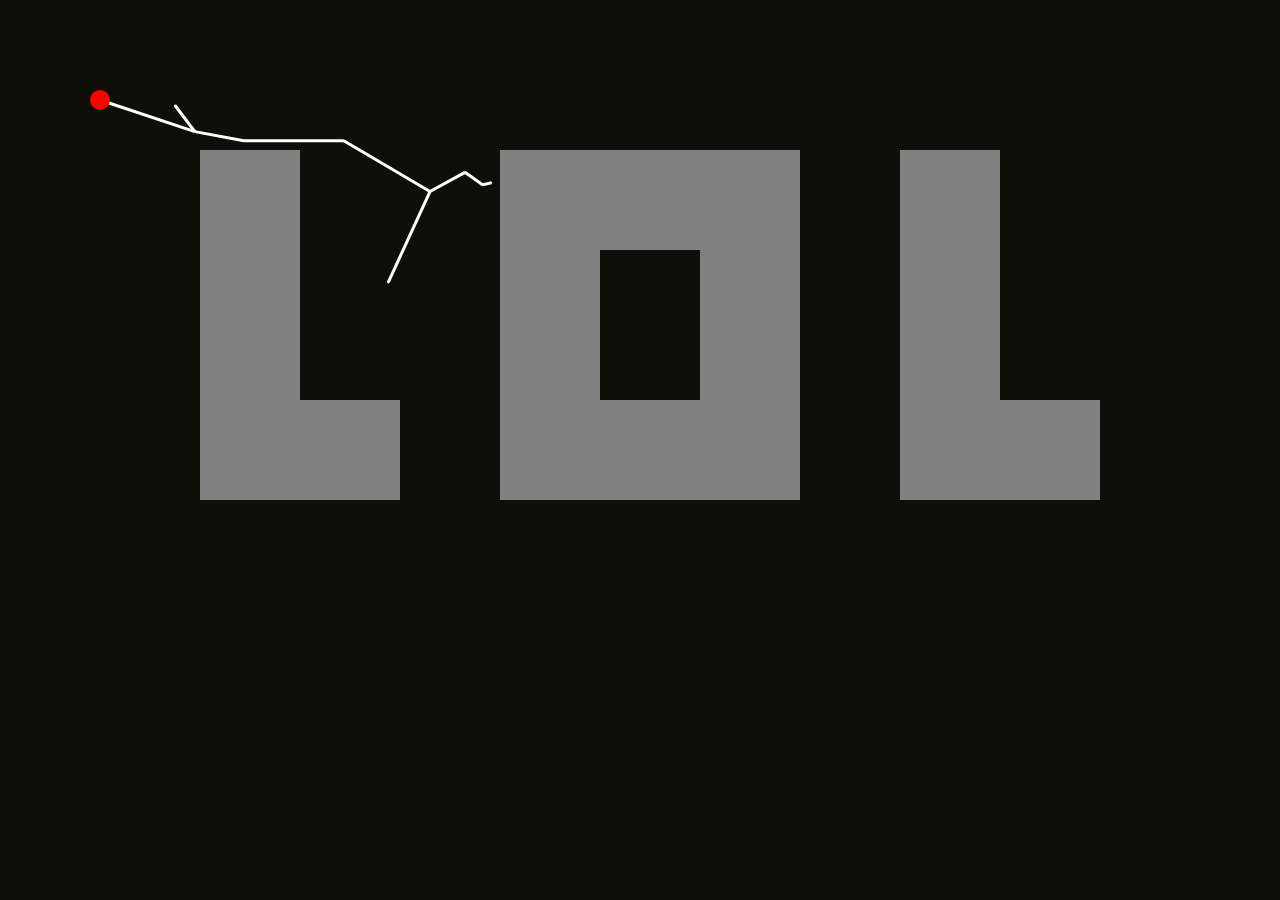
<file: resources/proto/RRT/index.html>
<html>
<head>
    <link rel="stylesheet" href="./styles.css">
</head>

<body>
    <canvas id="canvas" class = "full-screen-canvas"></canvas>
</body>

</html>

<script src = "./main.js" type="module"></script>
</file>
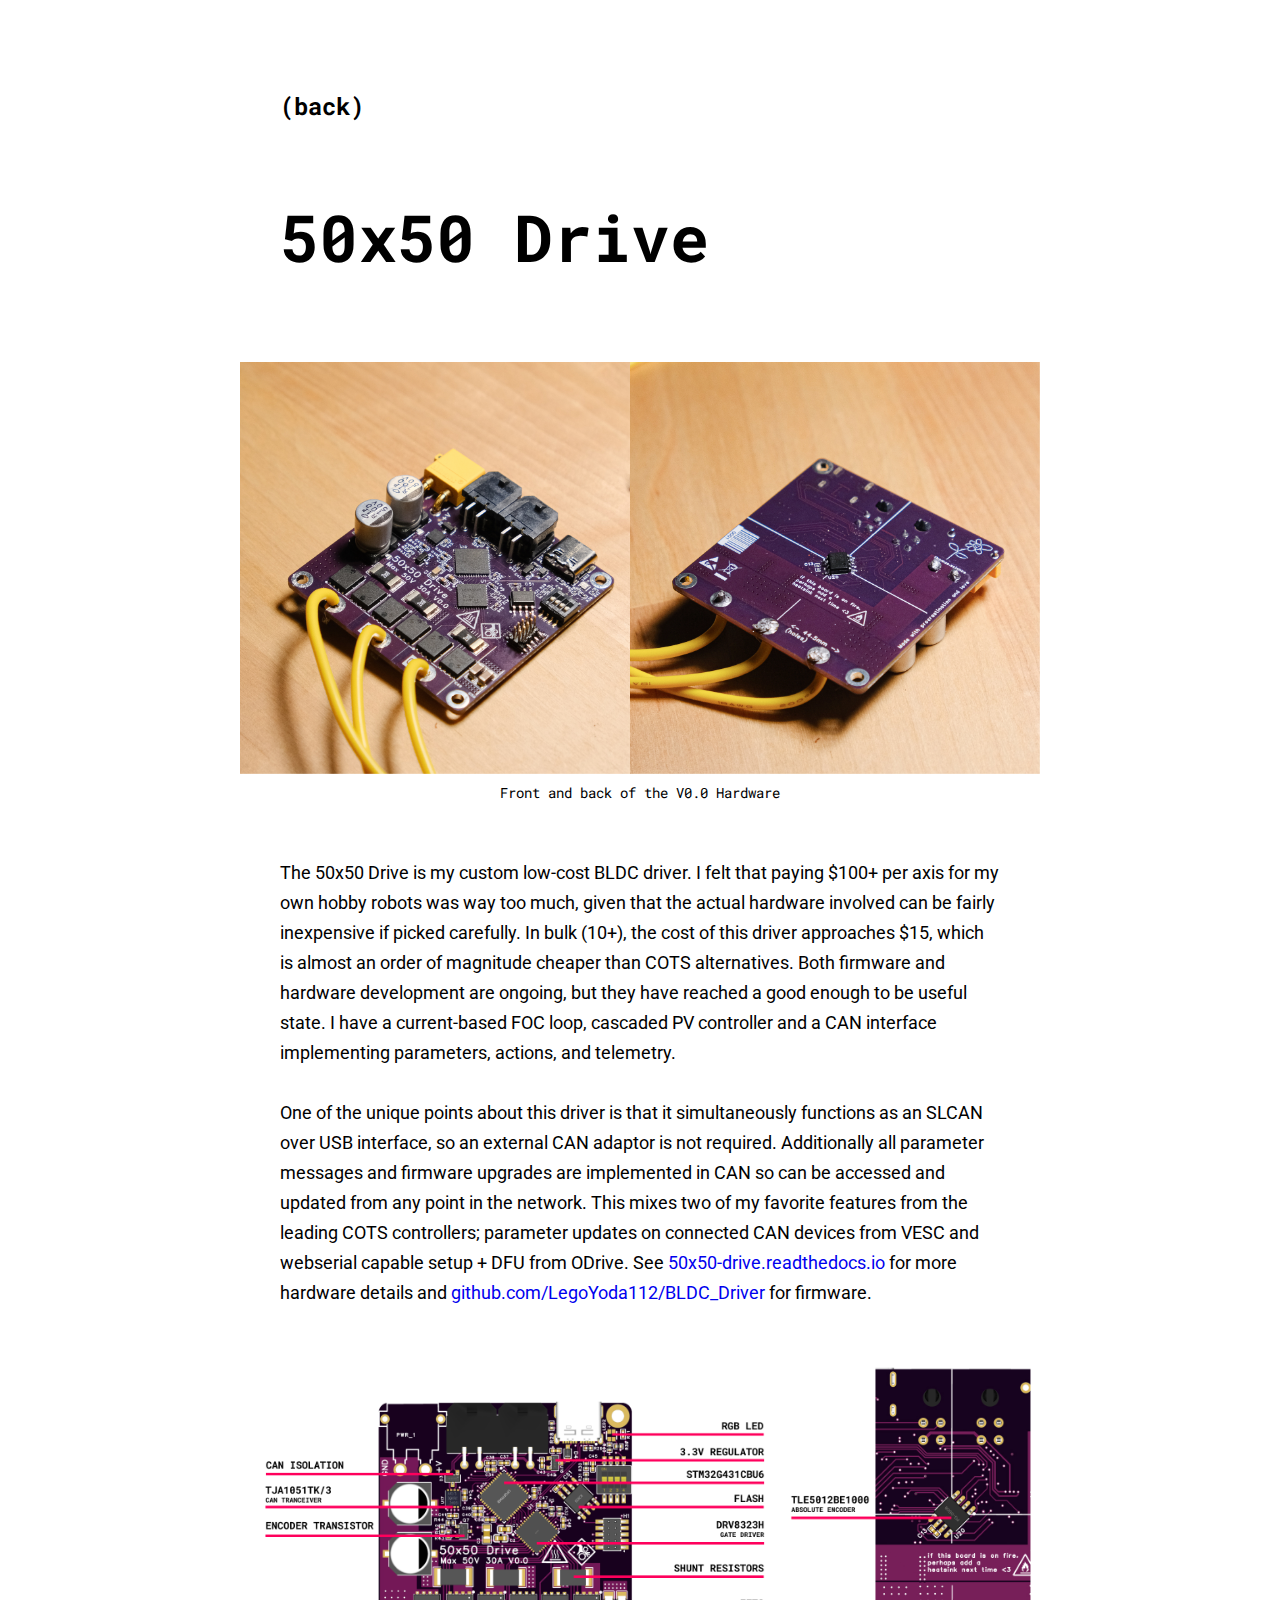
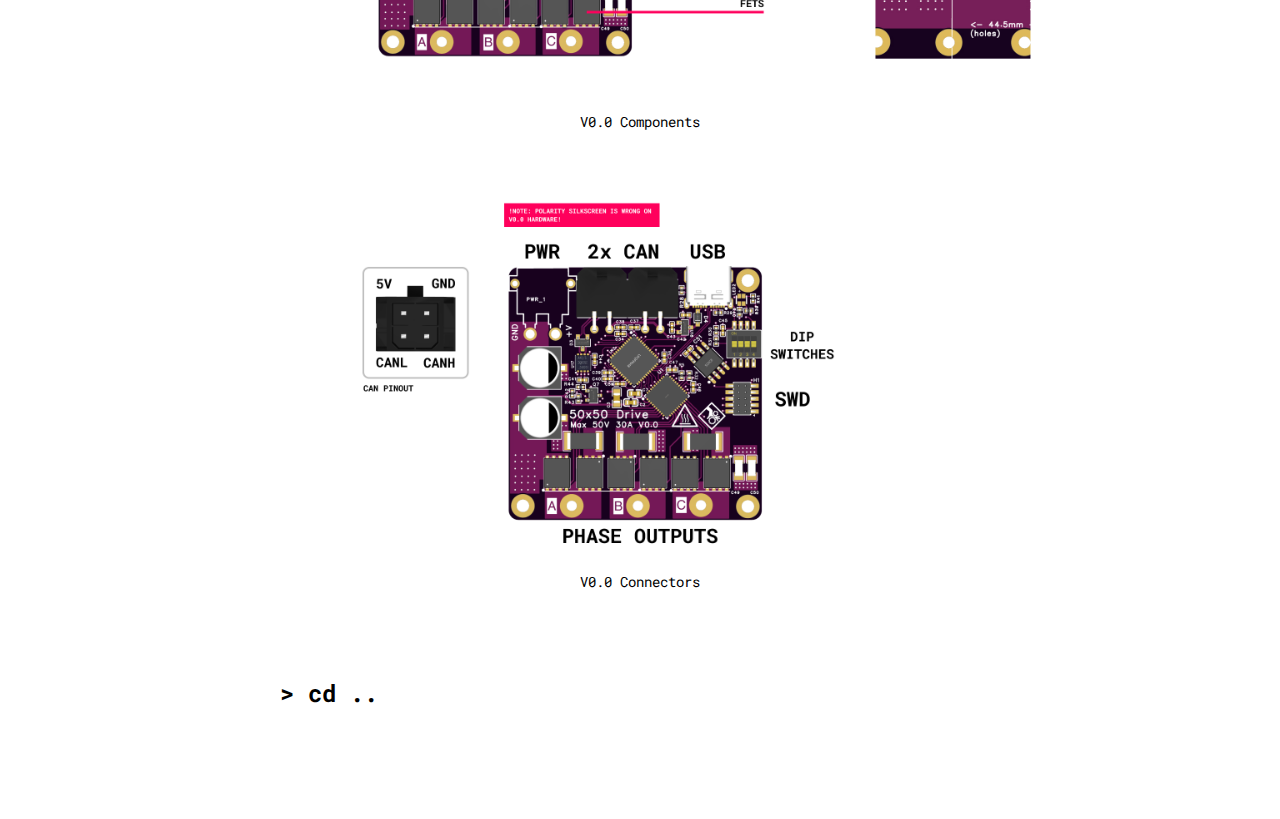
<file: 50x50-drive.html>
<!DOCTYPE html>
<html>
<head>
  <link rel="stylesheet" href="resources/css/styles.css">
  <link href="https://fonts.googleapis.com/css?family=Roboto+Mono:700,400|Roboto:400i,400,100i,700,900|Dosis:500&display=swap" rel="stylesheet">
</head>

<body>
    <div class = "article-container white">
        <div class = "mid">
            <a href = "/"><h3 class = "dark"> (back)</h3></a>
            <h2 class = "dark">50x50 Drive</h2>
            <br><br>

            <img src="resources\images\50x50\drive-front-back.jpg" alt="Front and back of a brushless driver PCB">
            <p class = "dark caption">Front and back of the V0.0 Hardware</p>

            <p class = "dark">
                The 50x50 Drive is my custom low-cost BLDC driver. I felt that paying $100+ per axis for my own hobby robots was way too much, given that the actual hardware involved can be fairly inexpensive if picked carefully. In bulk (10+), the cost of this driver approaches $15, which is almost an order of magnitude cheaper than COTS alternatives. Both firmware and hardware development are ongoing, but they have reached a good enough to be useful state. I have a current-based FOC loop, cascaded PV controller and a CAN interface implementing parameters, actions, and telemetry. 
                <br><br>
                One of the unique points about this driver is that it simultaneously functions as an SLCAN over USB interface, so an external CAN adaptor is not required. Additionally all parameter messages and firmware upgrades are implemented in CAN so can be accessed and updated from any point in the network. This mixes two of my favorite features from the leading COTS controllers; parameter updates on connected CAN devices from VESC and webserial capable setup + DFU from ODrive. See <a href="https://50x50-drive.readthedocs.io/en/latest/">50x50-drive.readthedocs.io</a> for more hardware details and <a href="https://github.com/LegoYoda112/BLDC_Driver">github.com/LegoYoda112/BLDC_Driver</a> for firmware. </p>


            <img src="resources\images\50x50\components.jpg" alt="Front and back of a brushless driver PCB">
            <p class = "dark caption">V0.0 Components</p>

            <img src="resources\images\50x50\connectors.jpg" alt="Front and back of a brushless driver PCB">
            <p class = "dark caption">V0.0 Connectors</p>

            <a href = "/"><h3 class = "dark"> > cd ..</h3></a>
        </div>
    </div>
</body>
</file>
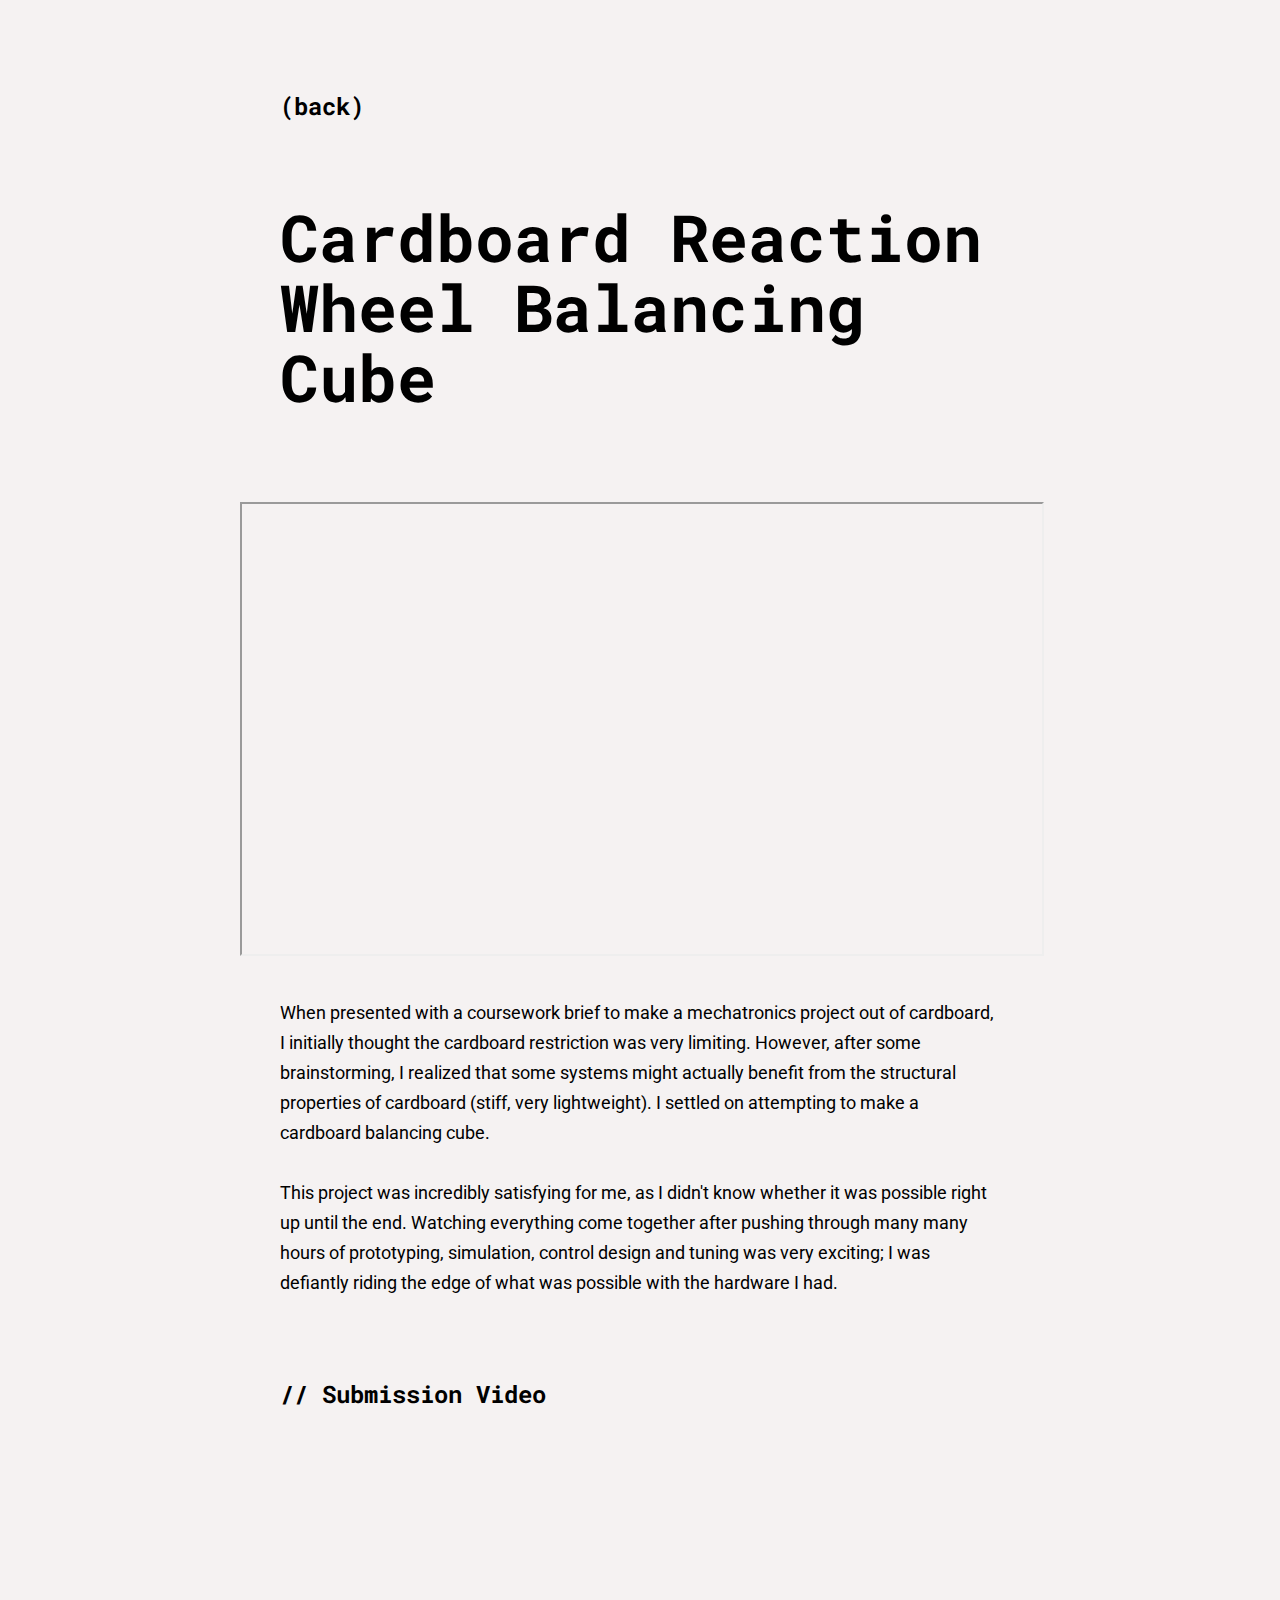
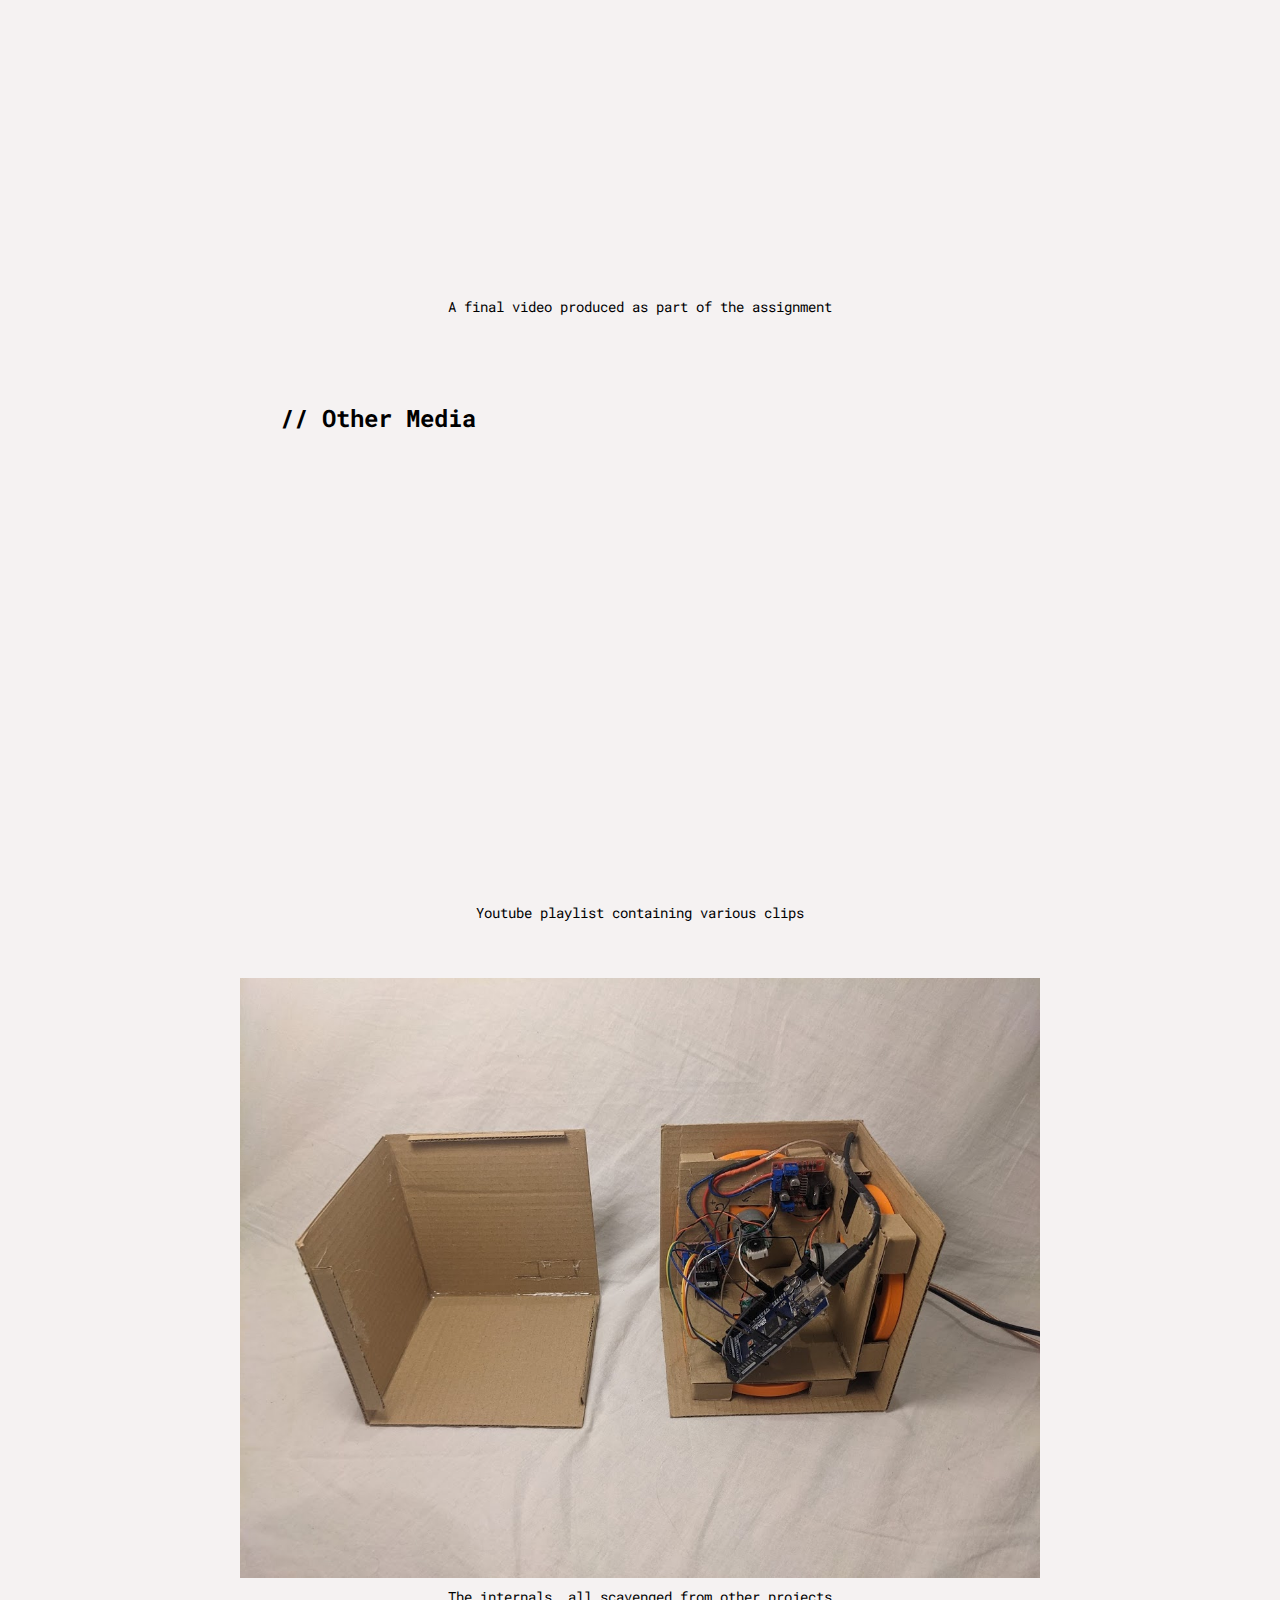
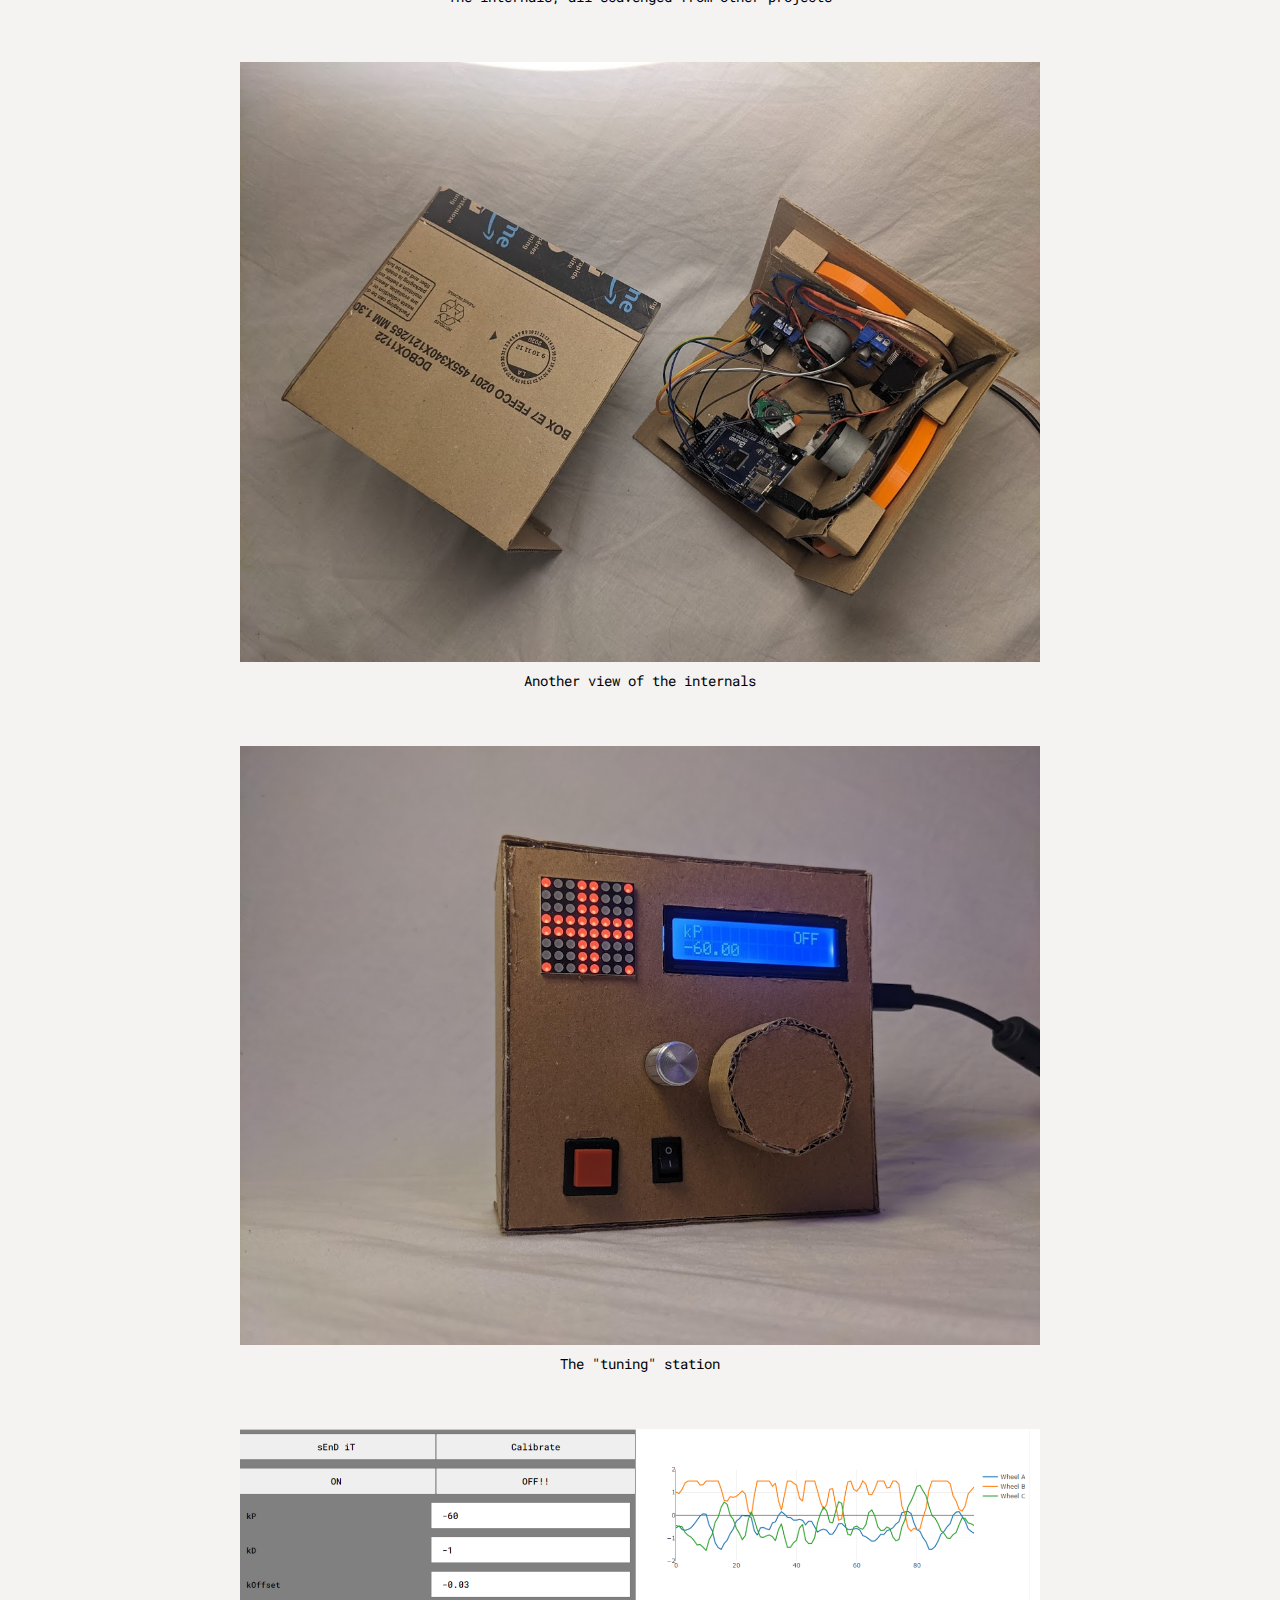
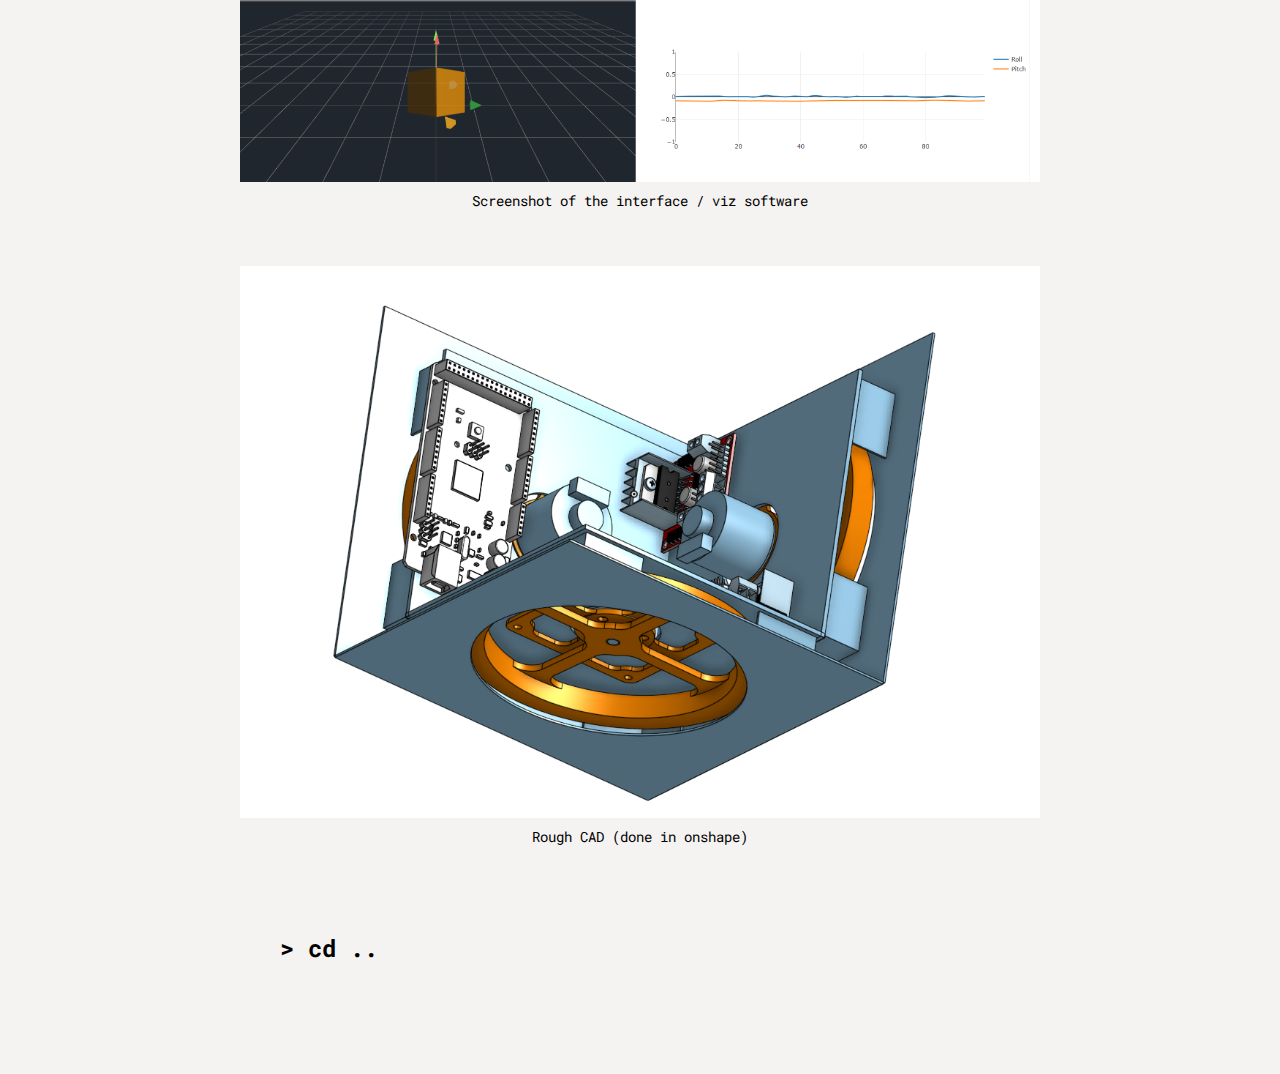
<file: balancing-cube.html>
<!DOCTYPE html>
<html>
<head>
  <link rel="stylesheet" href="resources/css/styles.css">
  <link href="https://fonts.googleapis.com/css?family=Roboto+Mono:700,400|Roboto:400i,400,100i,700,900|Dosis:500&display=swap" rel="stylesheet">
</head>

<body>
    <div class = "article-container light">
        <div class = "mid">
            <a href = "/"><h3 class = "dark">(back)</h3></a>
            <h2 class = "dark">Cardboard Reaction Wheel Balancing Cube</h2>
            <br><br>

            <iframe class = "midvid" width="800" height="450"  src="https://www.youtube-nocookie.com/embed/YUqjlzPmckA" title="YouTube video player" allow="accelerometer; autoplay; clipboard-write; encrypted-media; gyroscope; picture-in-picture" allowfullscreen></iframe>

            <br><br>
            
            <p class = "dark">When presented with a coursework brief to make a mechatronics project out of cardboard, I initially thought the cardboard restriction was very limiting. However, after some brainstorming, I realized that some systems might actually benefit from the structural properties of cardboard (stiff, very lightweight). I settled on attempting to make a cardboard balancing cube.
            <br><br>
            This project was incredibly satisfying for me, as I didn't know whether it was possible right up until the end. Watching everything come together after pushing through many many hours of prototyping, simulation, control design and tuning was very exciting; I was defiantly riding the edge of what was possible with the hardware I had.
            </p>

            <h3 class = "dark">// Submission Video</h3>
            <br>
            <iframe class = "midvid" width="800" height="450" src="https://www.youtube-nocookie.com/embed/vIMqg0iTBD8" title="YouTube video player" frameborder="0" allow="accelerometer; autoplay; clipboard-write; encrypted-media; gyroscope; picture-in-picture" allowfullscreen></iframe>
            <p class = "dark caption">A final video produced as part of the assignment</p>

            <h3 class = "dark">// Other Media</h3>

            <iframe class = "midvid" width="800" height="450" src="https://www.youtube-nocookie.com/embed/videoseries?list=PLD0tKqTW4Ao3p5agutwEsUn6IRhVKItNJ" title="YouTube video player" frameborder="0" allow="accelerometer; autoplay; clipboard-write; encrypted-media; gyroscope; picture-in-picture" allowfullscreen></iframe>
            <p class = "dark caption">Youtube playlist containing various clips</p>

            <img src="resources\images\cube\Cube1.png" alt="an image lol">
            <p class = "dark caption">The internals, all scavenged from other projects</p>
            
            <img src="resources\images\cube\Cube2.png" alt="an image lol">
            <p class = "dark caption">Another view of the internals</p>
            
            <img src="resources\images\cube\Cube3.png" alt="an image lol">
            <p class = "dark caption">The "tuning" station</p>

            <img src="resources\images\cube\Cube4.png" alt="an image lol">
            <p class = "dark caption">Screenshot of the interface / viz software</p>

            <img src="resources\images\cube\Cube5.png" alt="an image lol">
            <p class = "dark caption">Rough CAD (done in onshape)</p>

            <a href = "/"><h3 class = "dark"> > cd ..</h3></a>
        </div>
    </div>
</body>
</file>
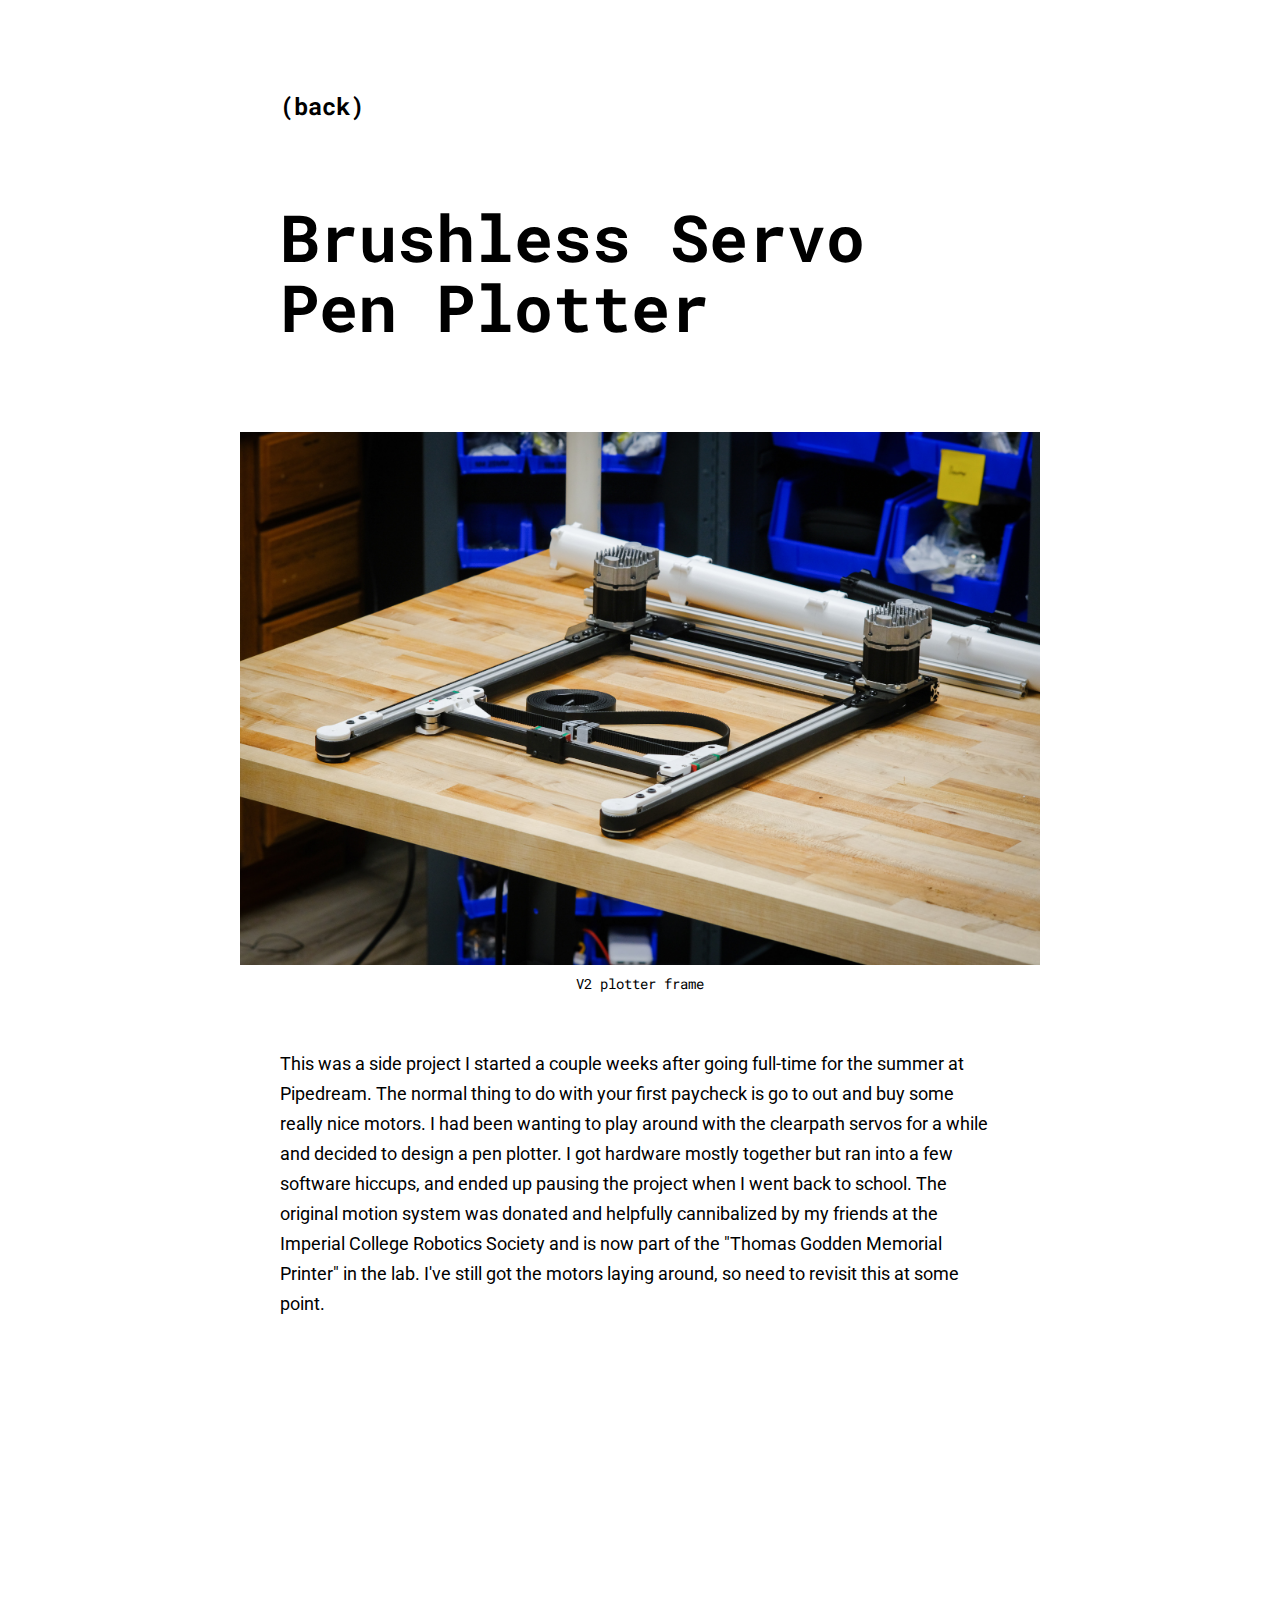
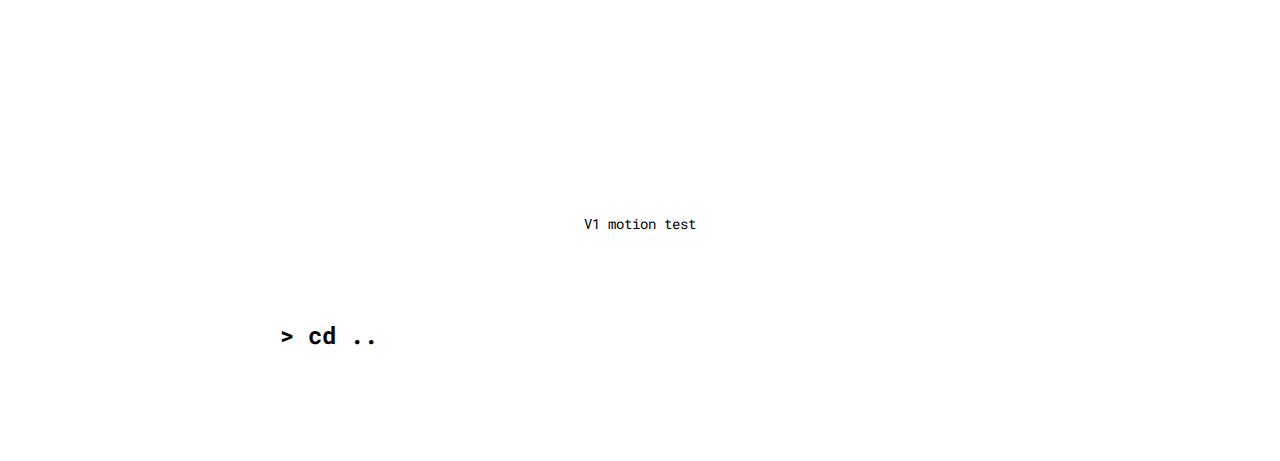
<file: clearpath-plotter.html>
<!DOCTYPE html>
<html>
<head>
  <link rel="stylesheet" href="resources/css/styles.css">
  <link href="https://fonts.googleapis.com/css?family=Roboto+Mono:700,400|Roboto:400i,400,100i,700,900|Dosis:500&display=swap" rel="stylesheet">
</head>

<body>
    <div class = "article-container white">
        <div class = "mid">
            <a href = "/"><h3 class = "dark"> (back)</h3></a>
            <h2 class = "dark">Brushless Servo Pen Plotter</h2>
            <br><br>

            <img src="resources\images\clearpath-plotter\clearpath-plotter-full.jpg" alt="V2 frame">
            <p class = "dark caption">V2 plotter frame</p>

            <p class = "dark">
                This was a side project I started a couple weeks after going full-time for the summer at Pipedream. The normal thing to do with your first paycheck is go to out and buy some really nice motors. I had been wanting to play around with the clearpath servos for a while and decided to design a pen plotter. I got hardware mostly together but ran into a few software hiccups, and ended up pausing the project when I went back to school. The original motion system was donated and helpfully cannibalized by my friends at the Imperial College Robotics Society and is now part of the "Thomas Godden Memorial Printer" in the lab. I've still got the motors laying around, so need to revisit this at some point.
            </p>
            <br>

            <iframe width="800" height="450" src="https://www.youtube-nocookie.com/embed/Uru5nPXKiEA?rel=0" title="YouTube video player" frameborder="0" allow="accelerometer; autoplay; clipboard-write; encrypted-media; gyroscope; picture-in-picture" allowfullscreen></iframe>
            <p class = "dark caption">V1 motion test</p>


            <a href = "/"><h3 class = "dark"> > cd ..</h3></a>
        </div>
    </div>
</body>
</file>
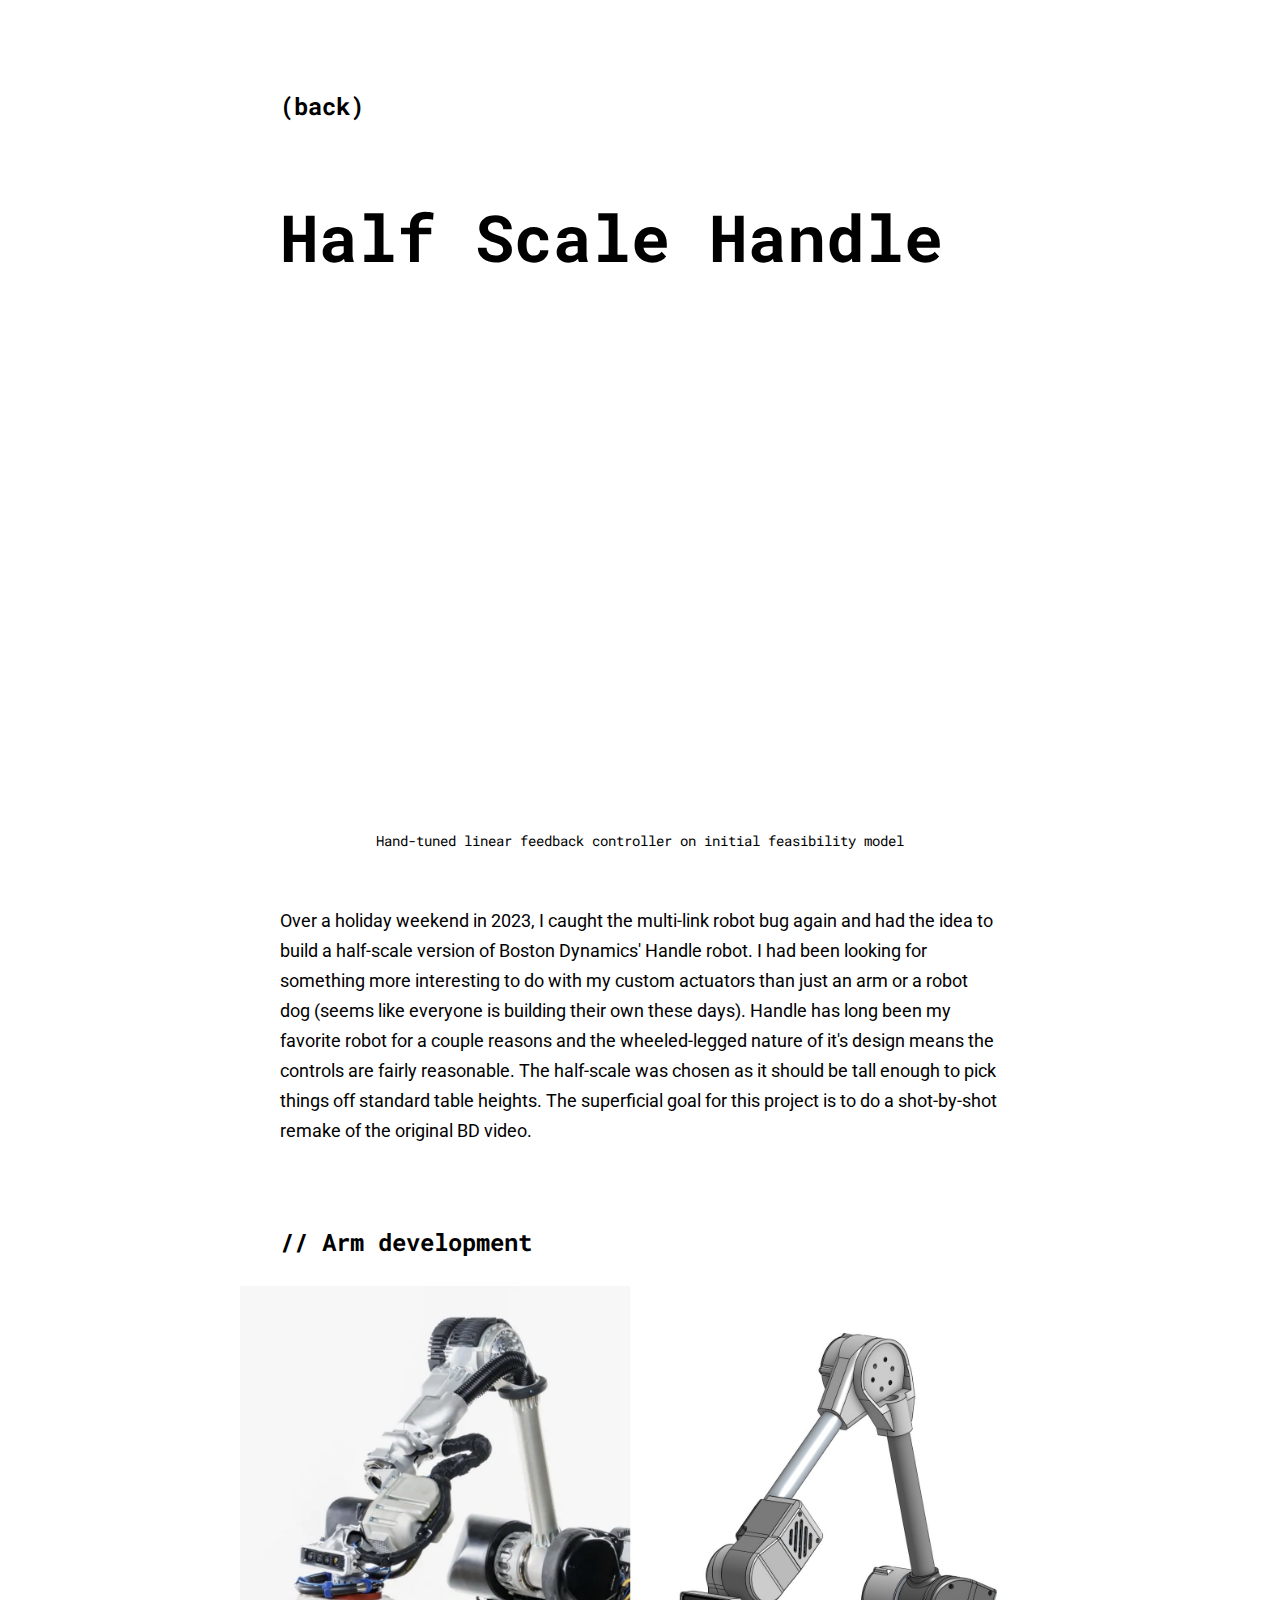
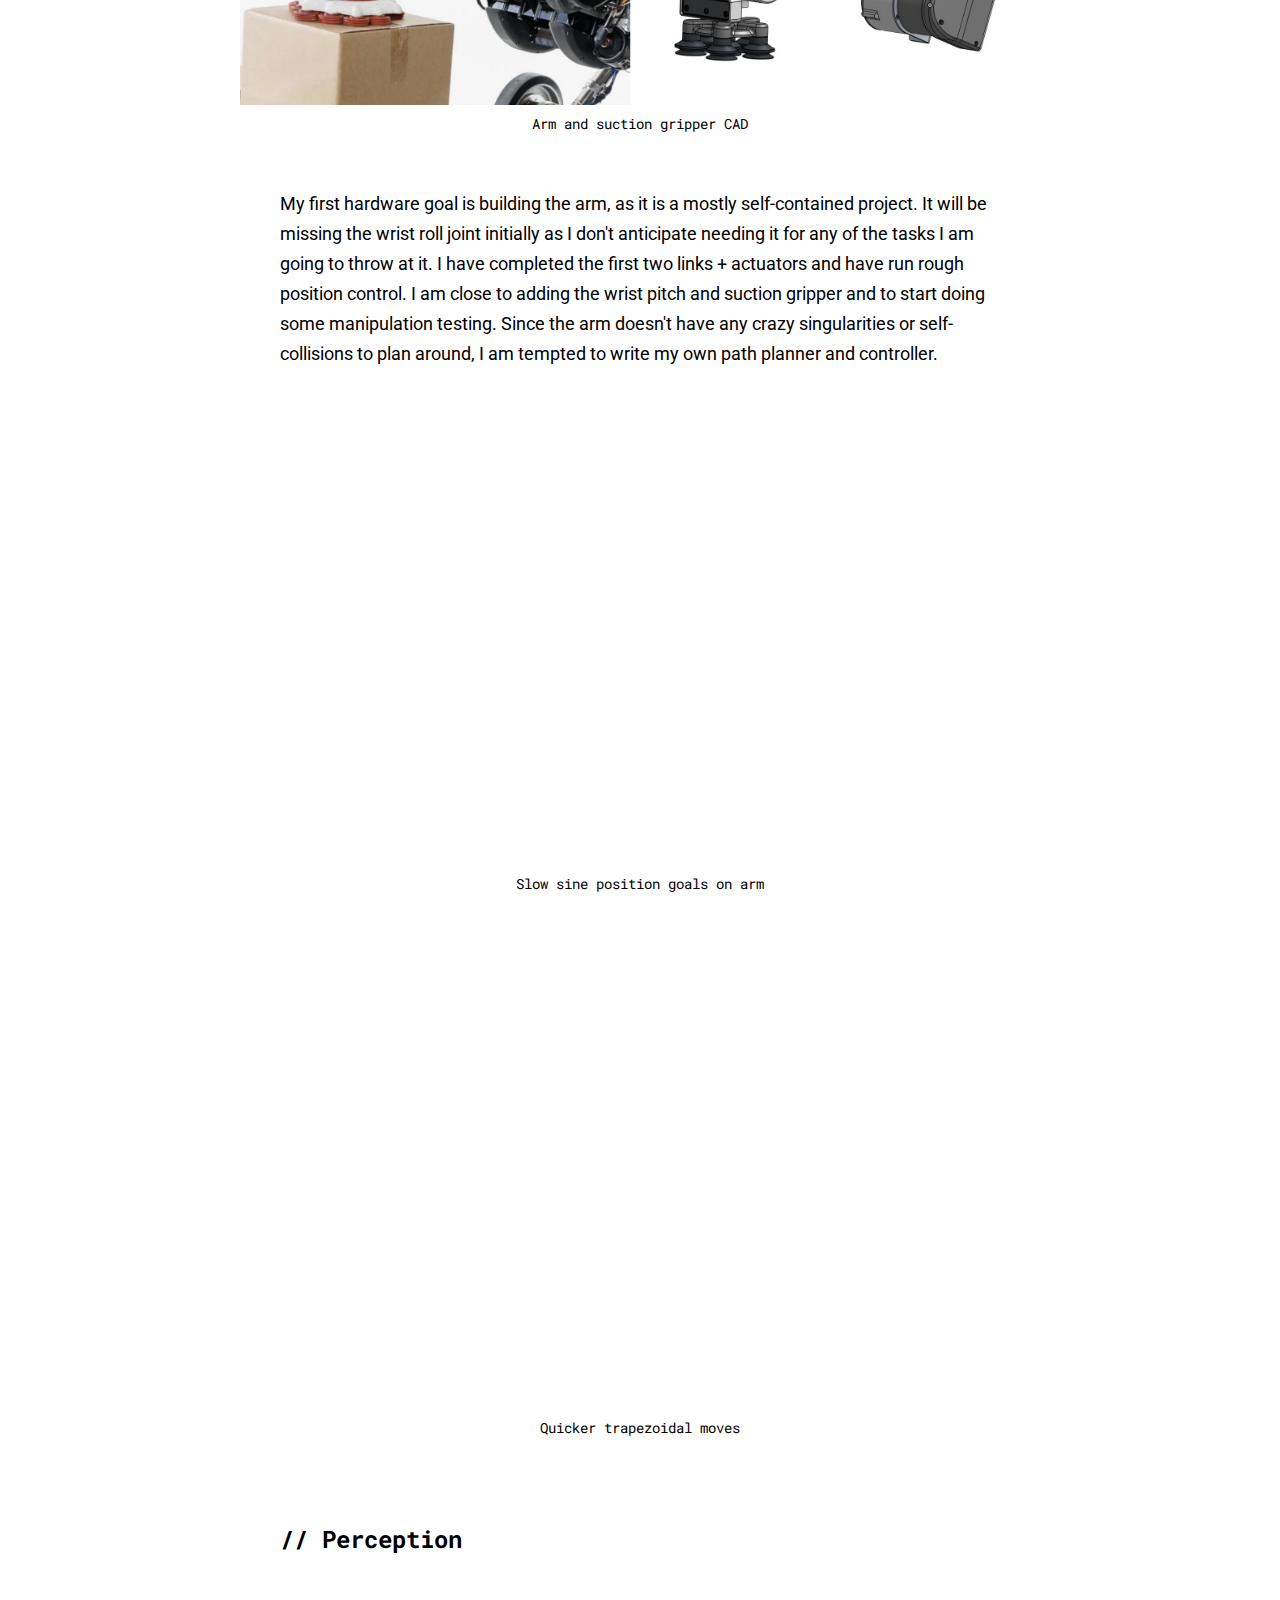
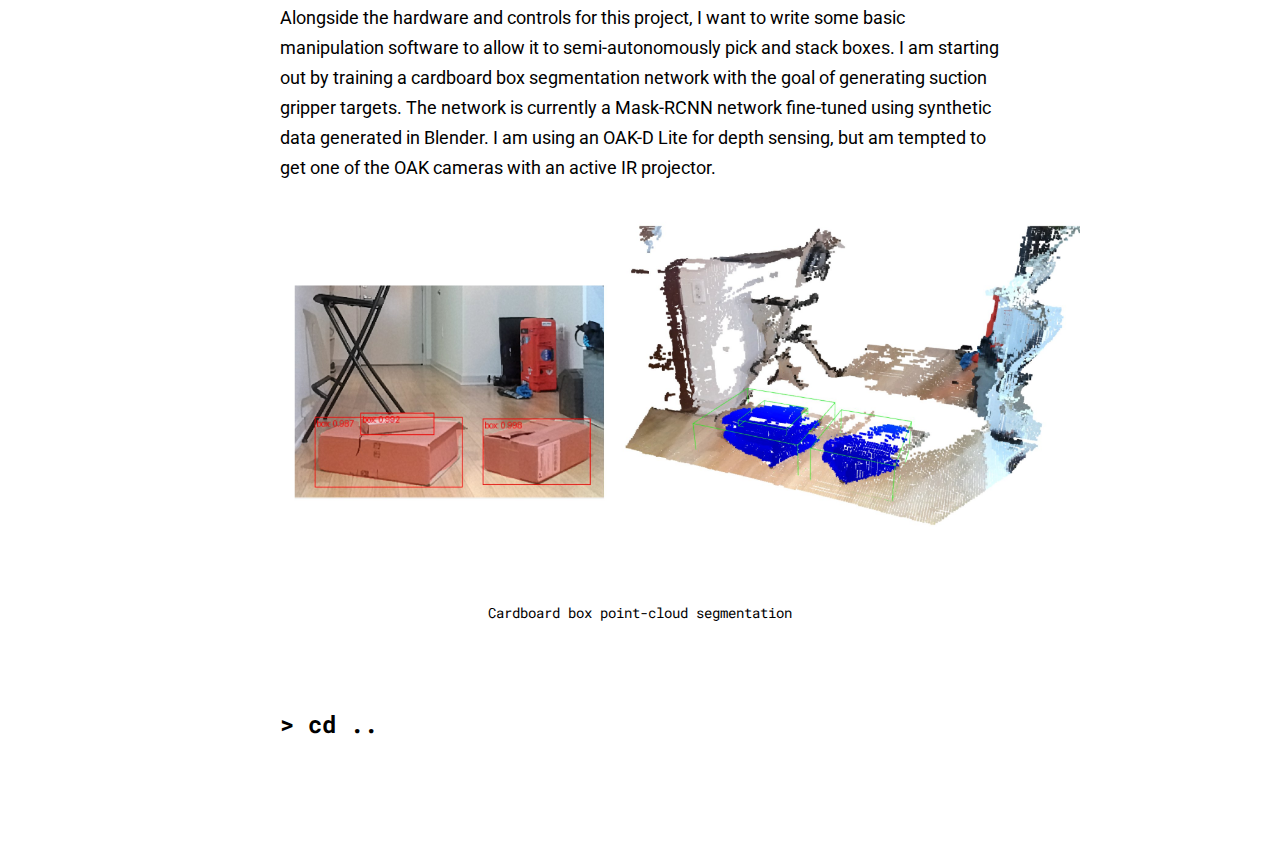
<file: half-scale-handle.html>
<!DOCTYPE html>
<html>
<head>
  <link rel="stylesheet" href="resources/css/styles.css">
  <link href="https://fonts.googleapis.com/css?family=Roboto+Mono:700,400|Roboto:400i,400,100i,700,900|Dosis:500&display=swap" rel="stylesheet">
</head>


<body>
    <div class = "article-container white">
        <div class = "mid">
            <a href = "/"><h3 class = "dark"> (back)</h3></a>
            <h2 class = "dark">Half Scale Handle</h2>
            <br><br>

            <iframe class = "midvid" width="800" height="460" src="https://www.youtube-nocookie.com/embed/n7I-r6hmCSc?rel=0" title="YouTube video player" frameborder="0" allow="accelerometer; autoplay; clipboard-write; encrypted-media; gyroscope; picture-in-picture" allowfullscreen></iframe>
            <p class = "dark caption">Hand-tuned linear feedback controller on initial feasibility model</p>
            
            <p class = "dark">
            Over a holiday weekend in 2023, I caught the multi-link robot bug again and had the idea to build a half-scale version of Boston Dynamics' Handle robot. I had been looking for something more interesting to do with my custom actuators than just an arm or a robot dog (seems like everyone is building their own these days). Handle has long been my favorite robot for a couple reasons and the wheeled-legged nature of it's design means the controls are fairly reasonable. The half-scale was chosen as it should be tall enough to pick things off standard table heights. The superficial goal for this project is to do a shot-by-shot remake of the original BD video.
            </p>

            <h3 class = "dark">// Arm development</h3>
            <br>

            <img src="resources\images\half-scale-handle\arm-cad.jpg" alt="Arm CAD">
            <p class = "dark caption">Arm and suction gripper CAD</p>

            <p class = "dark">
            My first hardware goal is building the arm, as it is a mostly self-contained project. It will be missing the wrist roll joint initially as I don't anticipate needing it for any of the tasks I am going to throw at it. I have completed the first two links + actuators and have run rough position control. I am close to adding the wrist pitch and suction gripper and to start doing some manipulation testing. Since the arm doesn't have any crazy singularities or self-collisions to plan around, I am tempted to write my own path planner and controller.
            </p>
            <br>

            <iframe class = "midvid" width="800" height="460" src="https://www.youtube-nocookie.com/embed/ES5yfcVduVQ?rel=0" title="YouTube video player" frameborder="0" allow="accelerometer; autoplay; clipboard-write; encrypted-media; gyroscope; picture-in-picture" allowfullscreen></iframe>
            <p class = "dark caption">Slow sine position goals on arm</p>

            <iframe class = "midvid" width="800" height="460" src="https://www.youtube-nocookie.com/embed/o5BlzCOXP7c?rel=0" title="YouTube video player" frameborder="0" allow="accelerometer; autoplay; clipboard-write; encrypted-media; gyroscope; picture-in-picture" allowfullscreen></iframe>
            <p class = "dark caption">Quicker trapezoidal moves</p>


            <h3 class = "dark">// Perception</h3>
            <br>
            <p class = "dark">
            Alongside the hardware and controls for this project, I want to write some basic manipulation software to allow it to semi-autonomously pick and stack boxes. I am starting out by training a cardboard box segmentation network with the goal of generating suction gripper targets. The network is currently a Mask-RCNN network fine-tuned using synthetic data generated in Blender. I am using an OAK-D Lite for depth sensing, but am tempted to get one of the OAK cameras with an active IR projector.
            
            <img src="resources\images\half-scale-handle\perception.jpg" alt="Arm CAD">
            <p class = "dark caption">Cardboard box point-cloud segmentation</p>

            </p>



            <a href = "/"><h3 class = "dark"> > cd ..</h3></a>
        </div>
    </div>
</body>
</file>
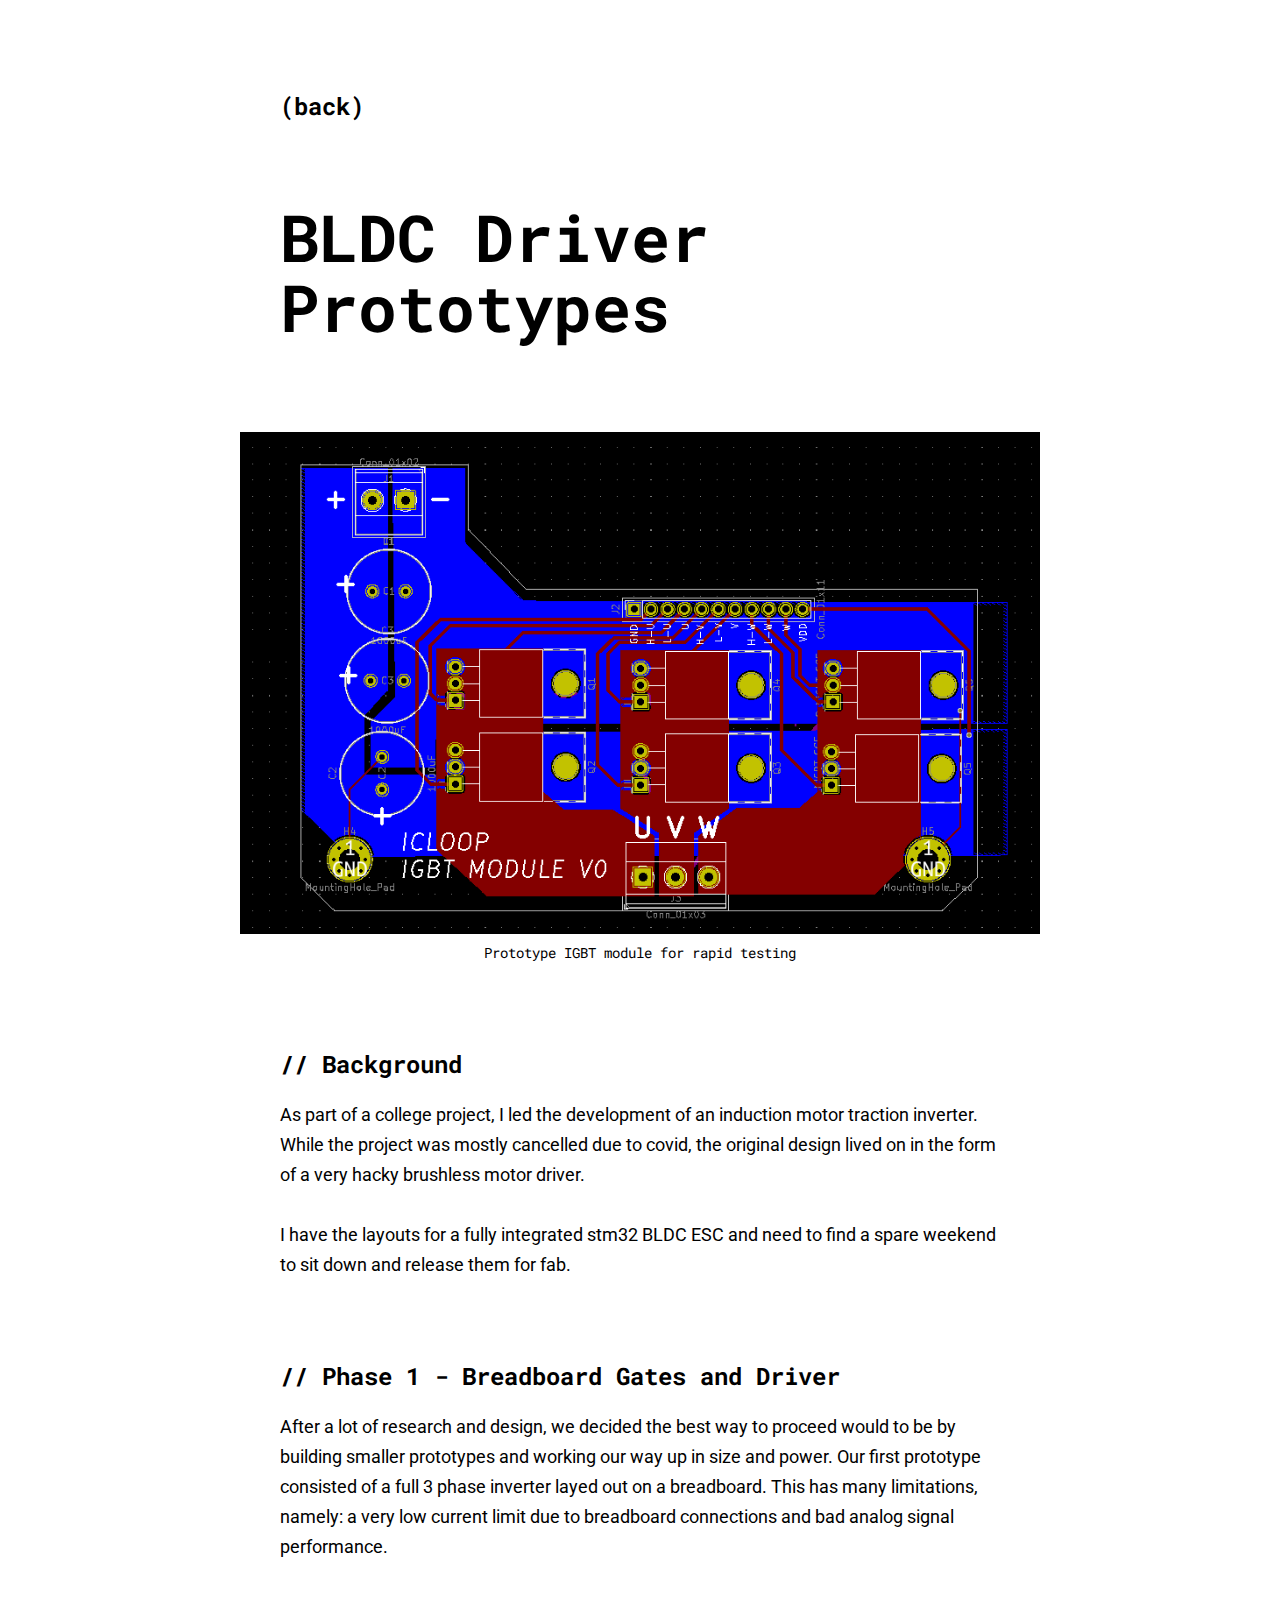
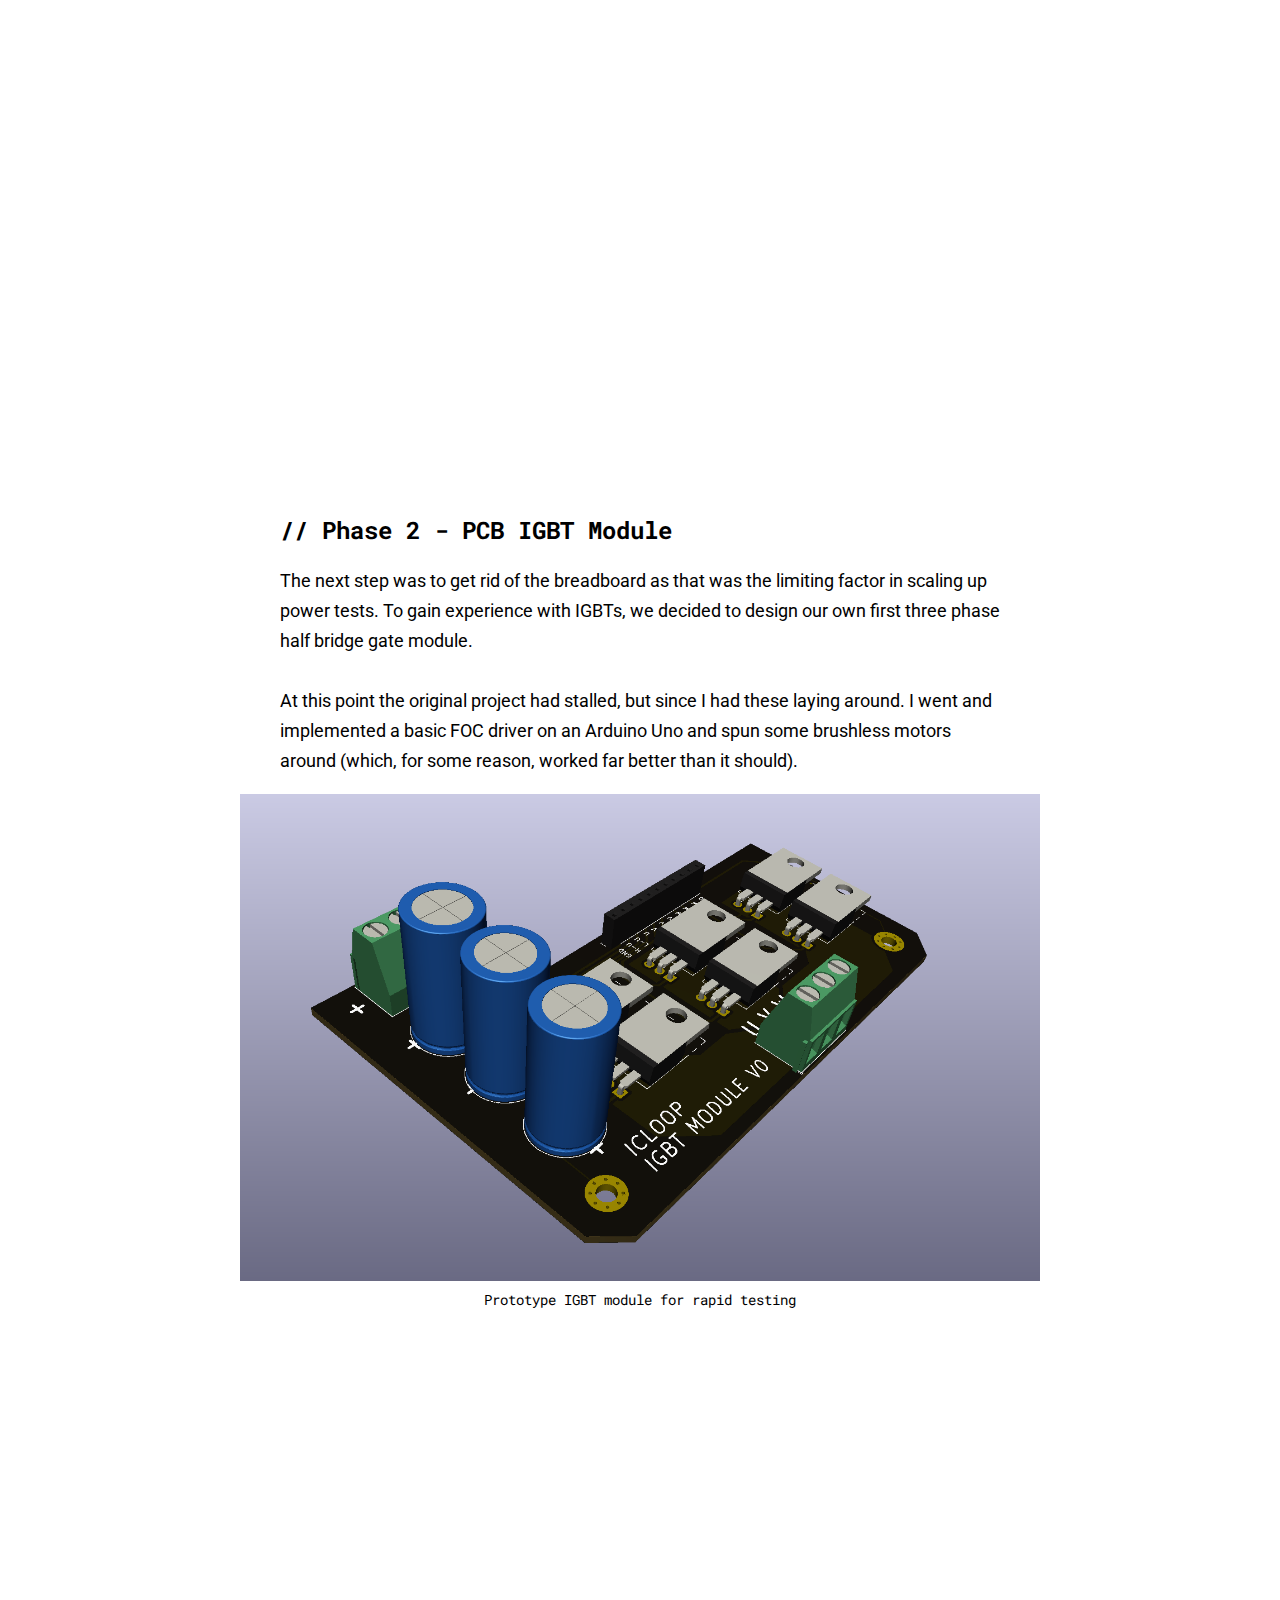
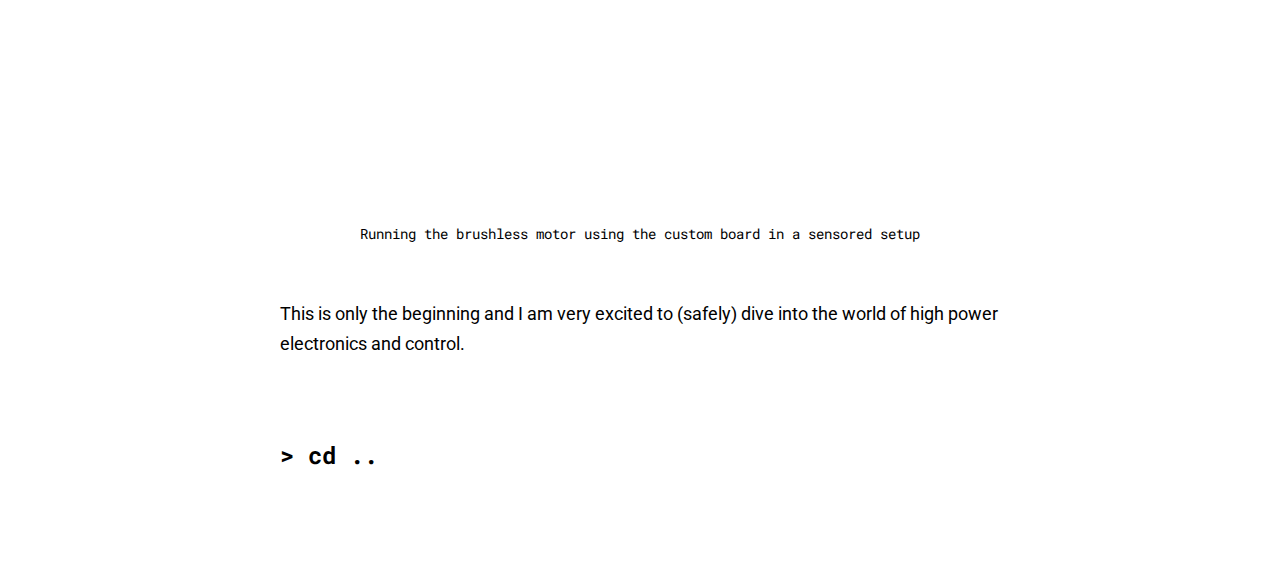
<file: inverter.html>
<!DOCTYPE html>
<html>
<head>
  <link rel="stylesheet" href="resources/css/styles.css">
  <link href="https://fonts.googleapis.com/css?family=Roboto+Mono:700,400|Roboto:400i,400,100i,700,900|Dosis:500&display=swap" rel="stylesheet">
</head>

<body>
    <div class = "article-container white">
        <div class = "mid">
            <a href = "javascript: window.history.back();"><h3 class = "dark"> (back)</h3></a>
            <h2 class = "dark">BLDC Driver Prototypes</h2>
            <br><br>

            <img src="resources\images\inverter\inverter2.PNG" alt="3 Phase inverter PCB layout">
            <p class = "dark caption">Prototype IGBT module for rapid testing</p>

            <h3 class = "dark">// Background</h3>
            
            <p class = "dark">As part of a college project, I led the development of an induction motor traction inverter. While the project was mostly cancelled due to covid, the original design lived on in the form of a very hacky brushless motor driver.
            <br><br>
            I have the layouts for a fully integrated stm32 BLDC ESC and need to find a spare weekend to sit down and release them for fab.
            </p>

            <h3 class = "dark">// Phase 1 - Breadboard Gates and Driver</h3>
            <p class = "dark">After a lot of research and design, we decided the best way to proceed would to be by building smaller prototypes and working our way up in size and power. Our first prototype consisted of a full 3 phase inverter layed out on a breadboard. This has many limitations, namely: a very low current limit due to breadboard connections and bad analog signal performance.
            </p>

            <iframe width="800" height="450" src="https://www.youtube-nocookie.com/embed/iJTtCyTL7zU" title="YouTube video player" frameborder="0" allow="accelerometer; autoplay; clipboard-write; encrypted-media; gyroscope; picture-in-picture" allowfullscreen></iframe>

            <h3 class = "dark">// Phase 2 - PCB IGBT Module</h3>
            <p class = "dark">The next step was to get rid of the breadboard as that was the limiting factor in scaling up power tests. To gain experience with IGBTs, we decided to design our own first three phase half bridge gate module.

            <br><br>

            At this point the original project had stalled, but since I had these laying around. I went and implemented a basic FOC driver on an Arduino Uno and spun some brushless motors around (which, for some reason, worked far better than it should).
            </p>

            <img src="resources\images\inverter\inverter3.png" alt="3 Phase inverter PCB layout">
            <p class = "dark caption">Prototype IGBT module for rapid testing</p>
            
            <iframe width="800" height="450" src="https://www.youtube-nocookie.com/embed/BCkCC1rqXJE" title="YouTube video player" frameborder="0" allow="accelerometer; autoplay; clipboard-write; encrypted-media; gyroscope; picture-in-picture" allowfullscreen></iframe>
            <p class = "dark caption">Running the brushless motor using the custom board in a sensored setup</p>

            <p class = "dark">This is only the beginning and I am very excited to (safely) dive into the world of high power electronics and control.
            </p>

            <a href = "javascript: window.history.back();"><h3 class = "dark"> > cd ..</h3></a>
        </div>
    </div>
</body>
</file>
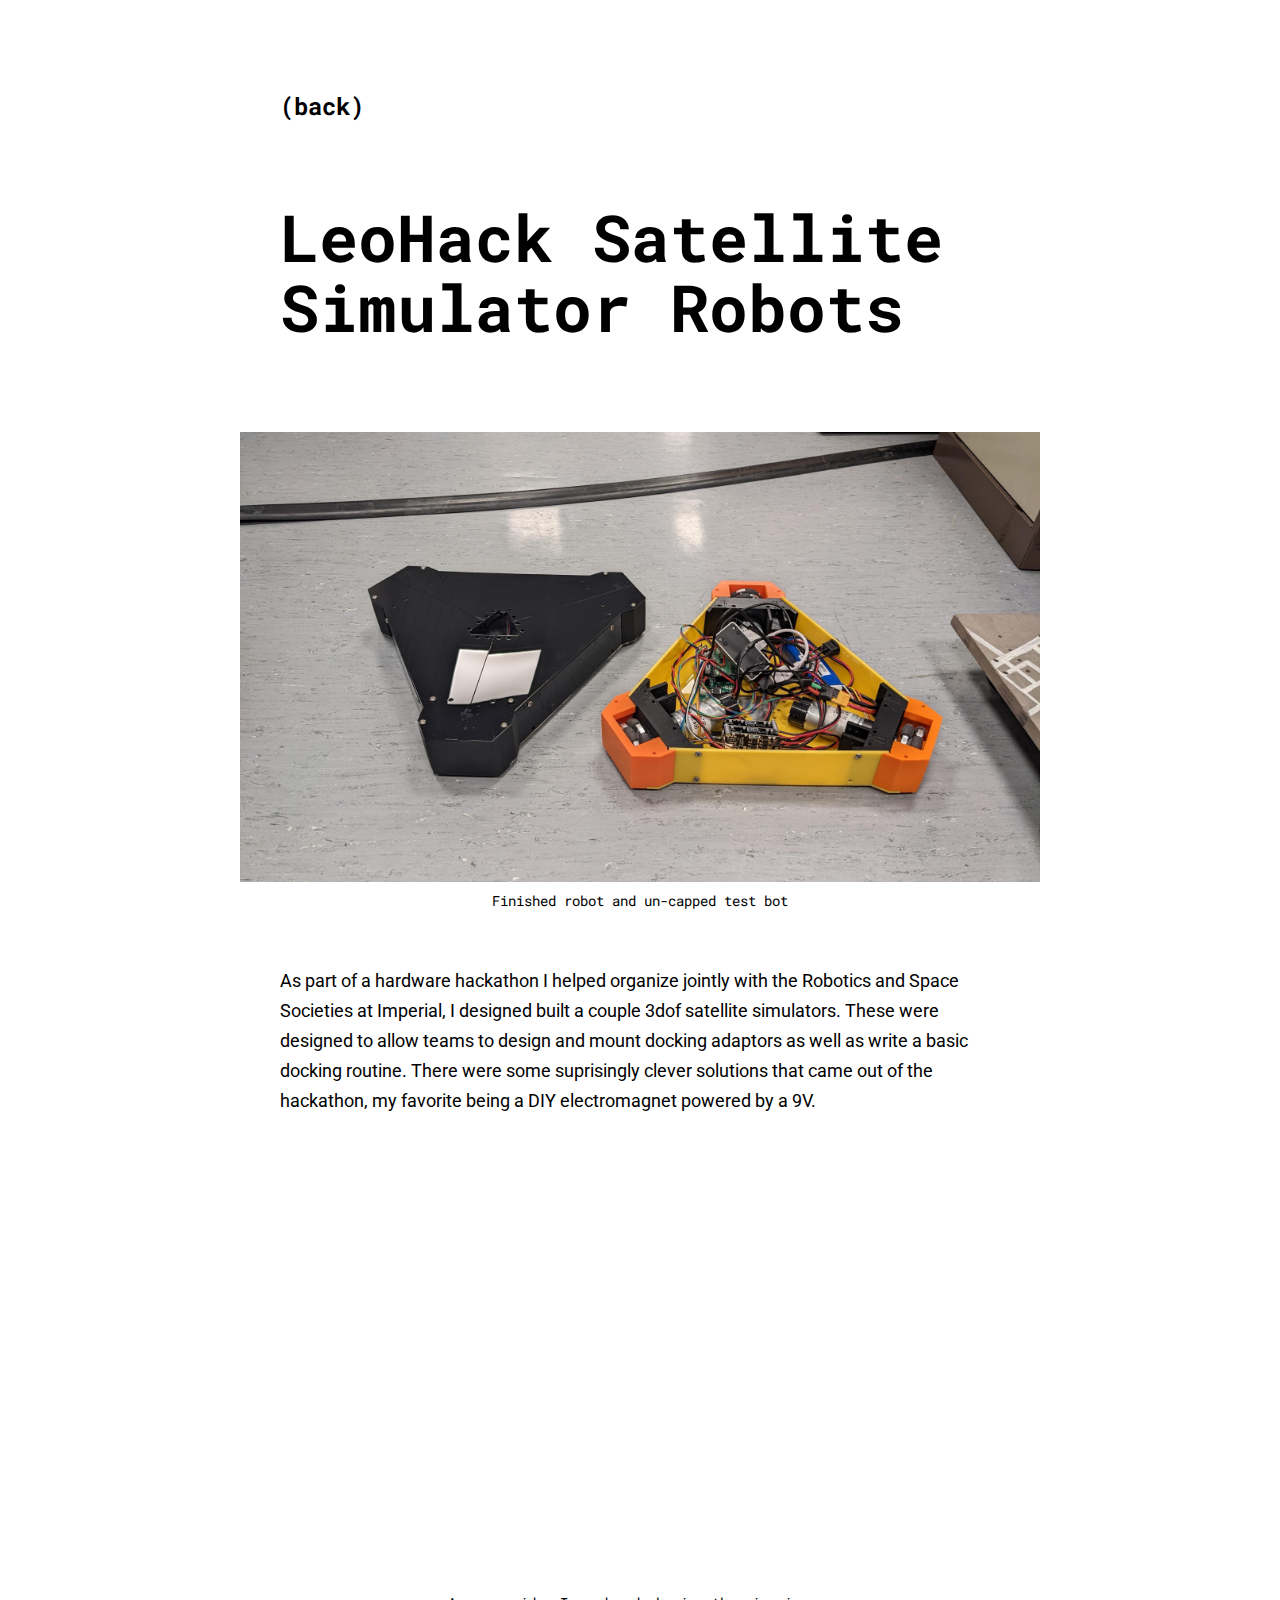
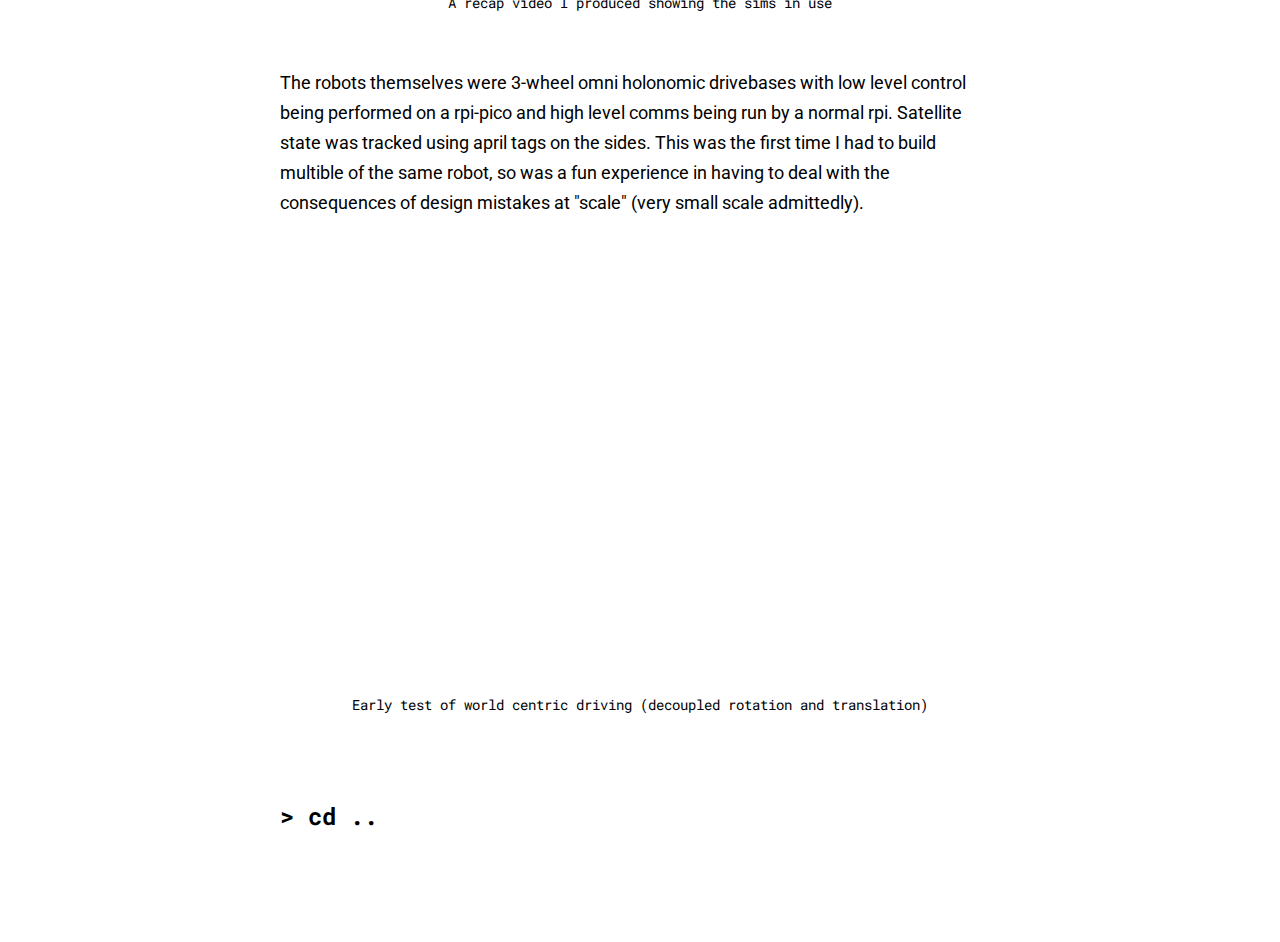
<file: leohack.html>
<!DOCTYPE html>
<html>
<head>
  <link rel="stylesheet" href="resources/css/styles.css">
  <link href="https://fonts.googleapis.com/css?family=Roboto+Mono:700,400|Roboto:400i,400,100i,700,900|Dosis:500&display=swap" rel="stylesheet">
</head>

<body>
    <div class = "article-container white">
        <div class = "mid">
            <a href = "/"><h3 class = "dark"> (back)</h3></a>
            <h2 class = "dark">LeoHack Satellite Simulator Robots</h2>
            <br><br>

            <img src="resources\images\leohack\sat-sims.jpg" alt="an image lol">
            <p class = "dark caption">Finished robot and un-capped test bot</p>

            
            
            <p class = "dark">As part of a hardware hackathon I helped organize jointly with the Robotics and Space Societies at Imperial, I designed built a couple 3dof satellite simulators. These were designed to allow teams to design and mount docking adaptors as well as write a basic docking routine. There were some suprisingly clever solutions that came out of the hackathon, my favorite being a DIY electromagnet powered by a 9V.
            </p>

            <iframe class = "midvid" width="800" height="450" src="https://www.youtube-nocookie.com/embed/MrvX0vOtH-k" title="YouTube video player" frameborder="0" allow="accelerometer; autoplay; clipboard-write; encrypted-media; gyroscope; picture-in-picture" allowfullscreen></iframe>
            <p class = "dark caption">A recap video I produced showing the sims in use</p>

            <p class = "dark">
                The robots themselves were 3-wheel omni holonomic drivebases with low level control being performed on a rpi-pico and high level comms being run by a normal rpi. Satellite state was tracked using april tags on the sides.

                This was the first time I had to build multible of the same robot, so was a fun experience in having to deal with the consequences of design mistakes at "scale" (very small scale admittedly).
            </p>


            <iframe class = "midvid" width="800" height="450" src="https://www.youtube-nocookie.com/embed/qL9lRKzUO2I" title="YouTube video player" frameborder="0" allow="accelerometer; autoplay; clipboard-write; encrypted-media; gyroscope; picture-in-picture" allowfullscreen></iframe>
            <p class = "dark caption">Early test of world centric driving (decoupled rotation and translation)</p>
            
            <a href = "/"><h3 class = "dark">> cd ..</h3></a>
        </div>
    </div>
</body>
</file>
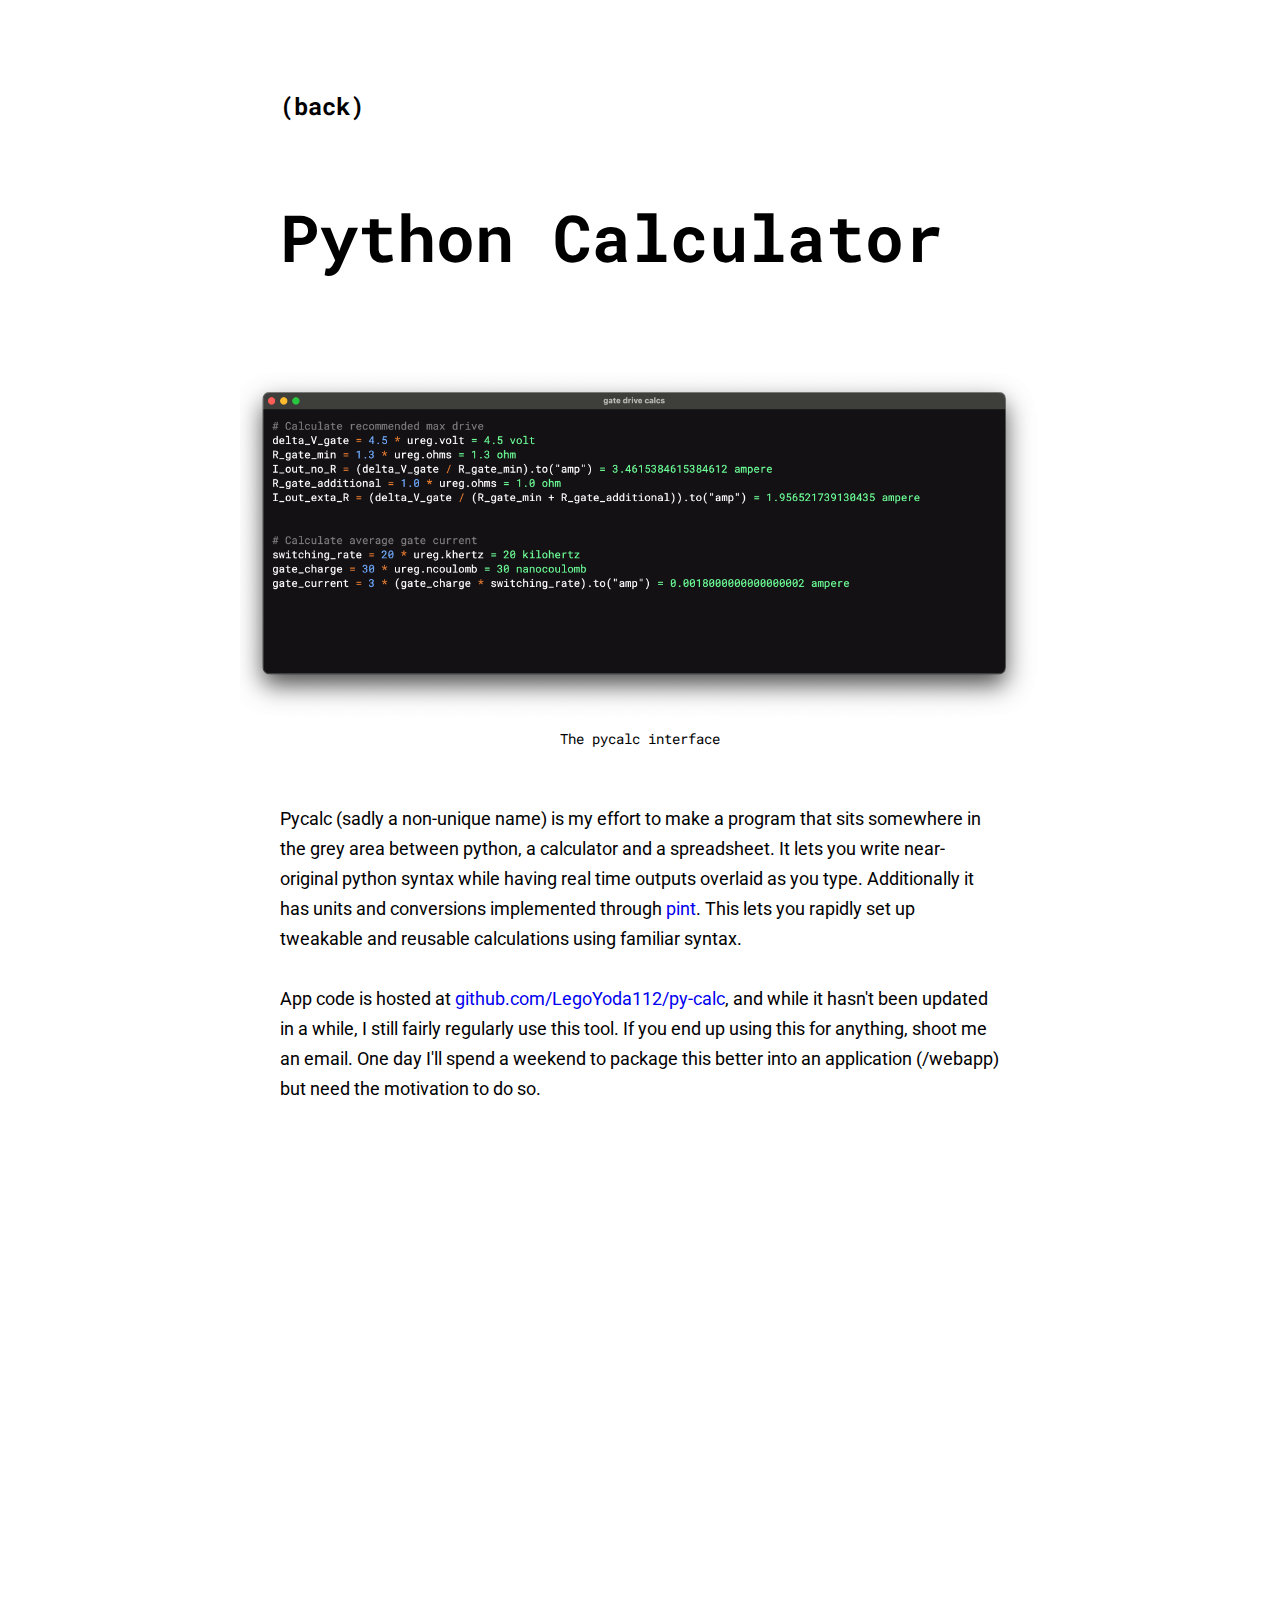
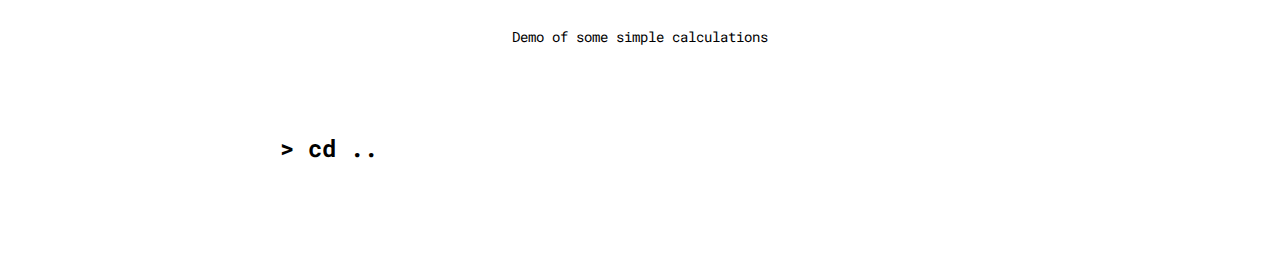
<file: pycalc.html>
<!DOCTYPE html>
<html>
<head>
  <link rel="stylesheet" href="resources/css/styles.css">
  <link href="https://fonts.googleapis.com/css?family=Roboto+Mono:700,400|Roboto:400i,400,100i,700,900|Dosis:500&display=swap" rel="stylesheet">
</head>

<body>
    <div class = "article-container white">
        <div class = "mid">
            <a href = "/"><h3 class = "dark"> (back)</h3></a>
            <h2 class = "dark">Python Calculator</h2>
            <br><br>

            <img src="resources\images\pycalc\gate_drive_calcs.png" alt="calculator demo showing several units">
            <p class = "dark caption">The pycalc interface</p>
            
            <p class = "dark">
            Pycalc (sadly a non-unique name) is my effort to make a program that sits somewhere in the grey area between python, a calculator and a spreadsheet. It lets you write near-original python syntax while having real time outputs overlaid as you type. Additionally it has units and conversions implemented through <a href="https://pint.readthedocs.io/en/stable/">pint</a>. This lets you rapidly set up tweakable and reusable calculations using familiar syntax.
            
            <br><br>
            App code is hosted at <a href="https://github.com/LegoYoda112/py-calc">github.com/LegoYoda112/py-calc</a>, and while it hasn't been updated in a while, I still fairly regularly use this tool. If you end up using this for anything, shoot me an email. One day I'll spend a weekend to package this better into an application (/webapp) but need the motivation to do so.
            </p>

            <br><br>

            <iframe class = "midvid" width="800" height="460" src="https://www.youtube-nocookie.com/embed/PyOZ8pNgRrM" title="YouTube video player" frameborder="0" allow="accelerometer; autoplay; clipboard-write; encrypted-media; gyroscope; picture-in-picture" allowfullscreen></iframe>
            <p class = "dark caption">Demo of some simple calculations</p>

            <a href = "/"><h3 class = "dark"> > cd ..</h3></a>
        </div>
    </div>
</body>
</file>
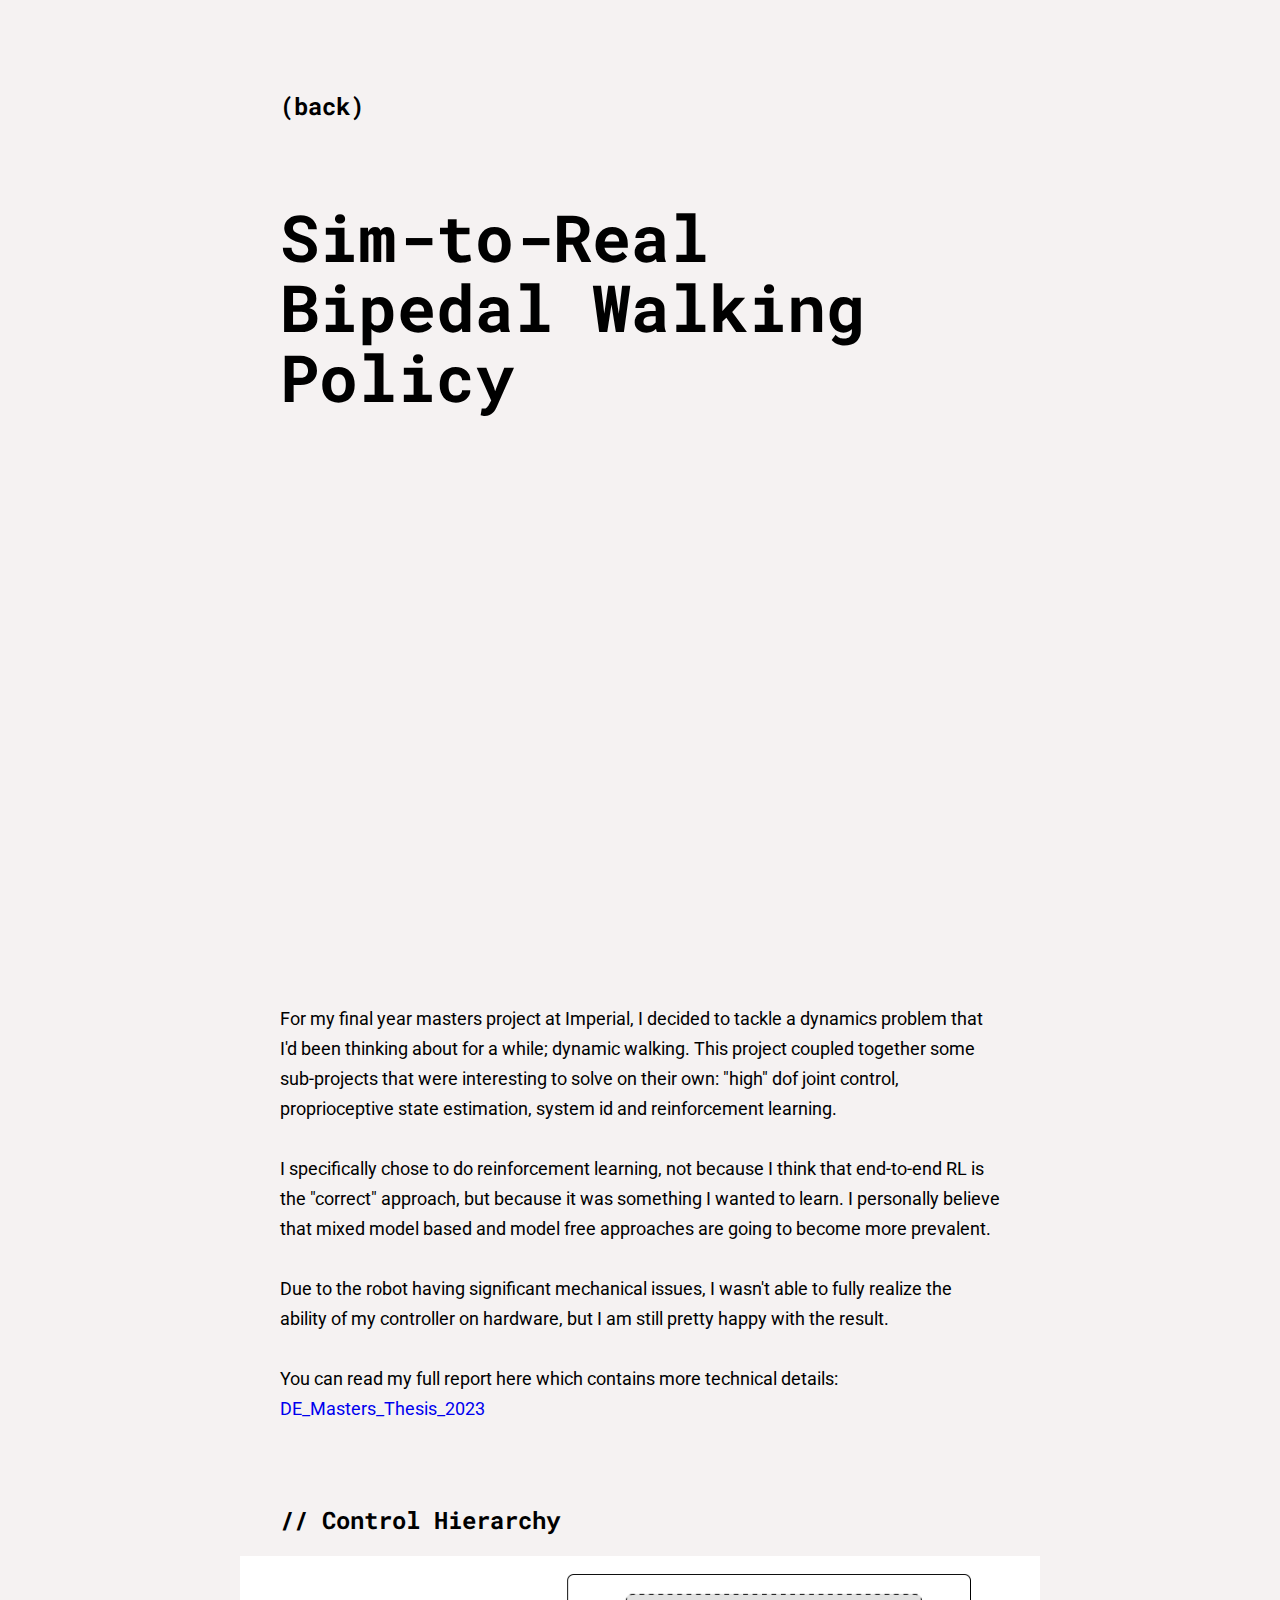
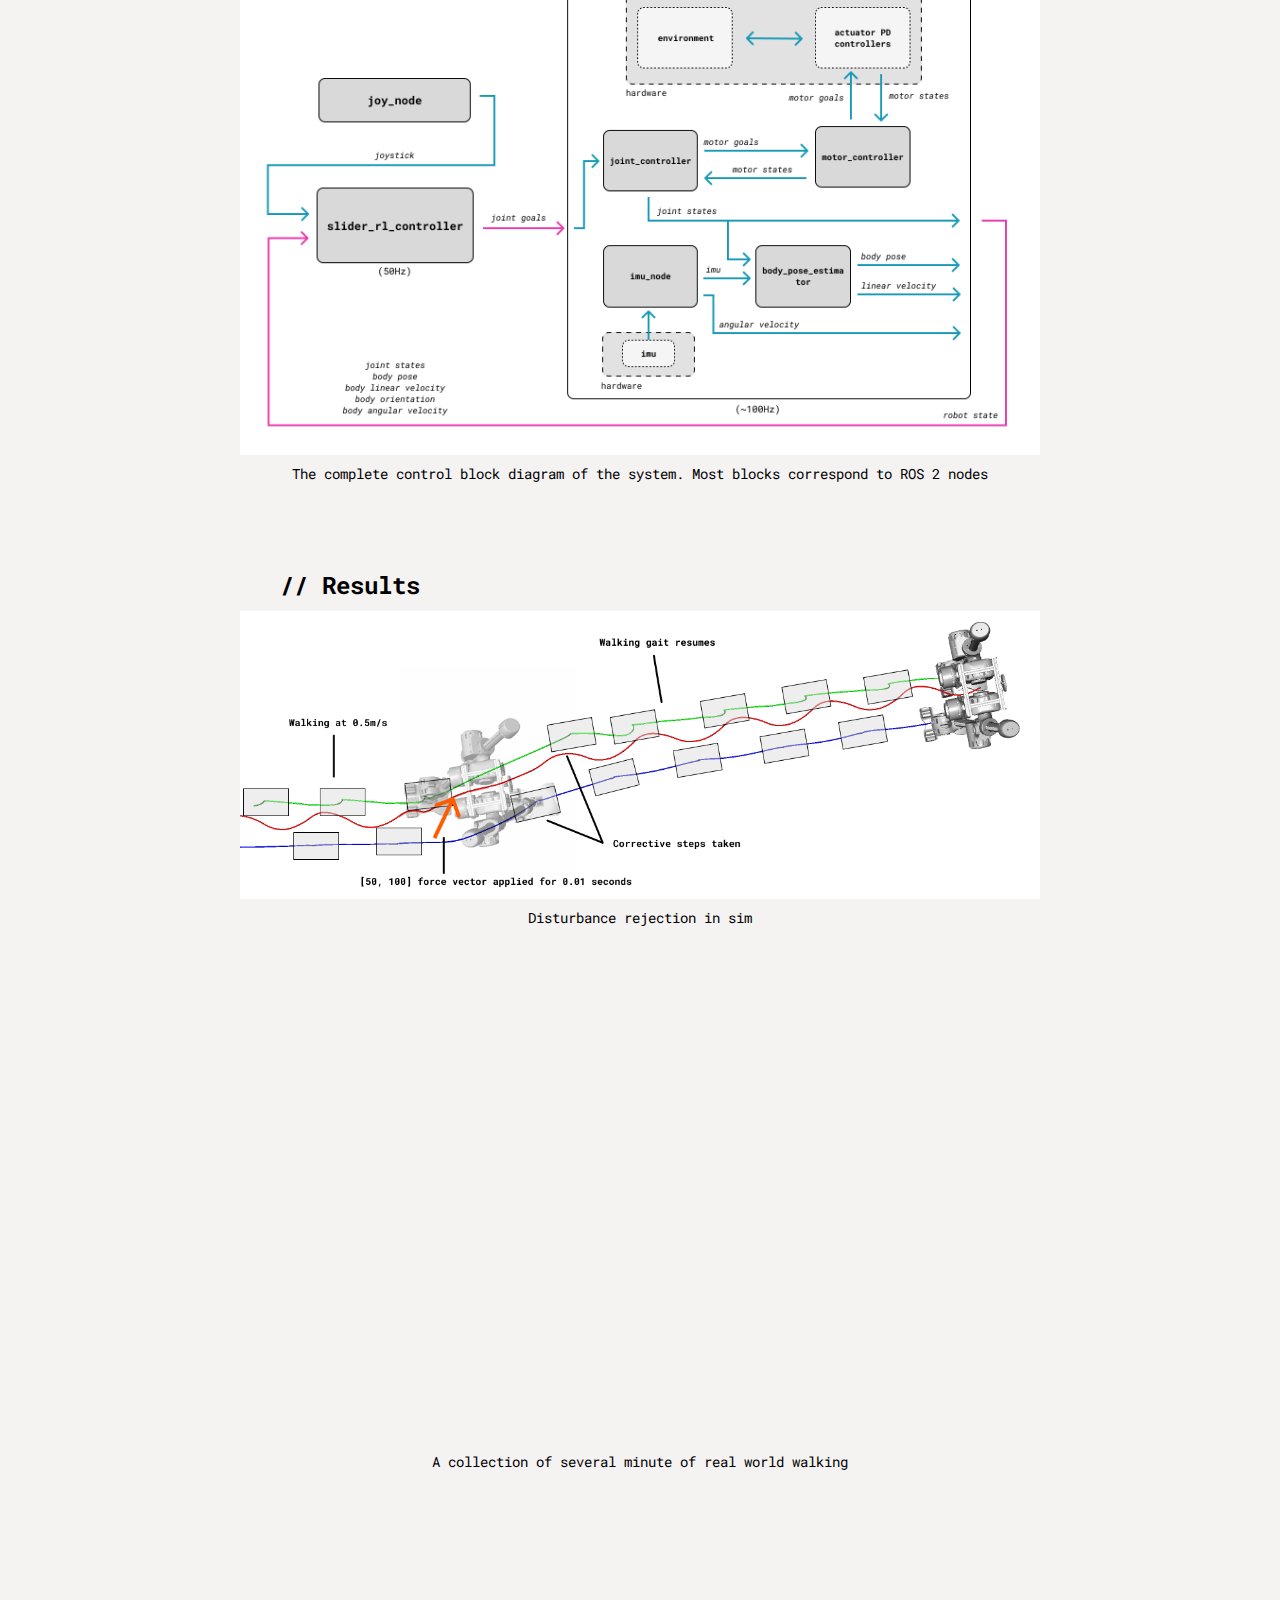
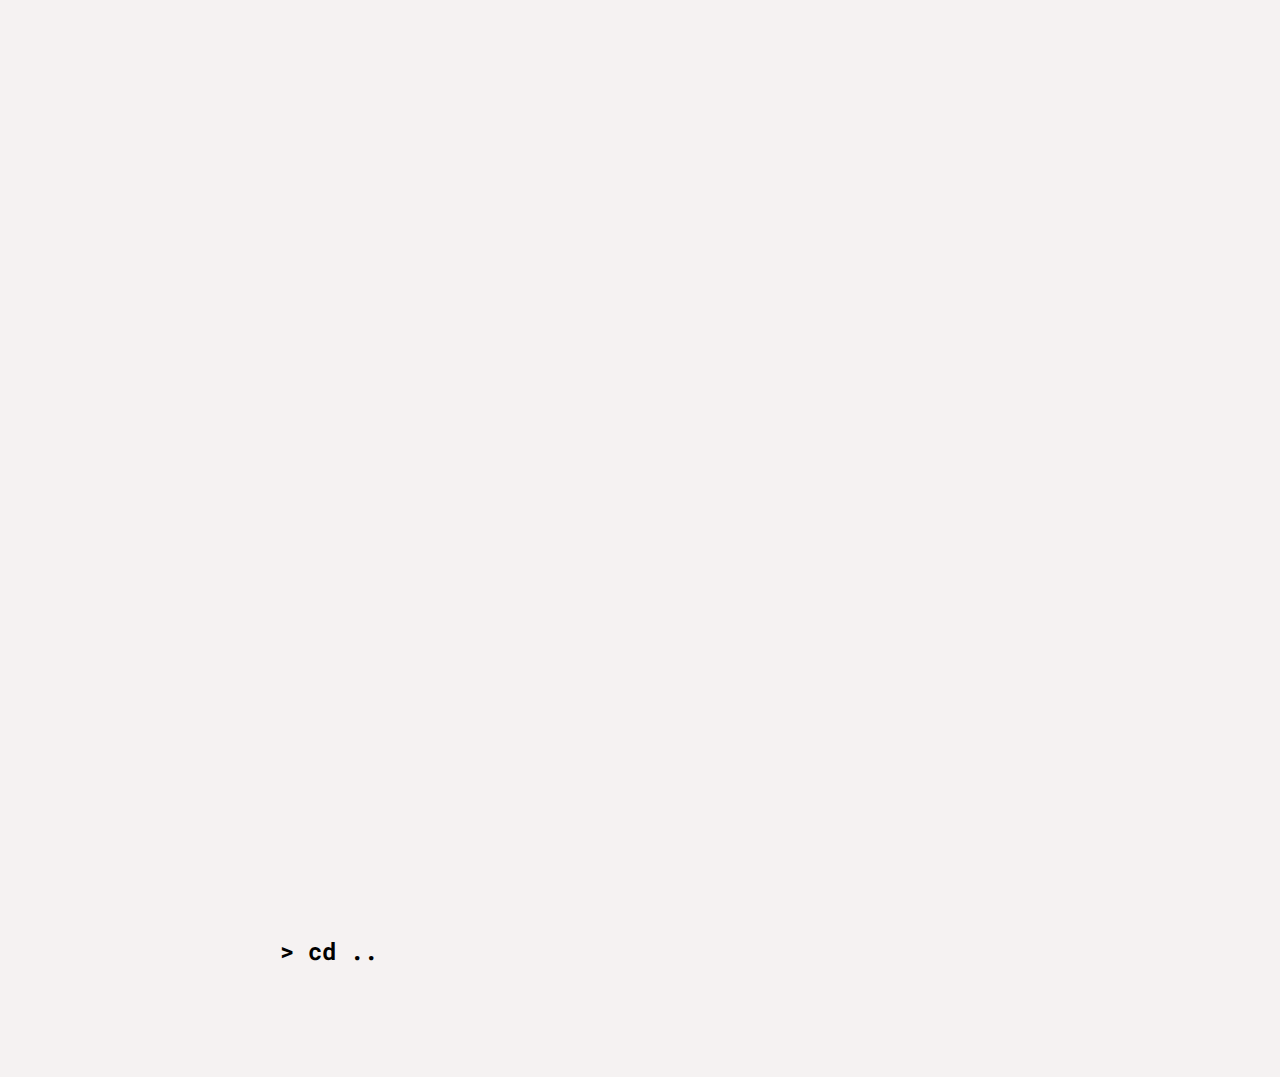
<file: slider.html>
<!DOCTYPE html>
<html>
<head>
  <link rel="stylesheet" href="resources/css/styles.css">
  <link href="https://fonts.googleapis.com/css?family=Roboto+Mono:700,400|Roboto:400i,400,100i,700,900|Dosis:500&display=swap" rel="stylesheet">
</head>

<body>
    <div class = "article-container light">
        <div class = "mid">
            <a href = "/"><h3 class = "dark">(back)</h3></a>
            <h2 class = "dark">Sim-to-Real Bipedal Walking Policy</h2>
            <br><br>

            <iframe class = "midvid" width="800" height="460" src="https://www.youtube-nocookie.com/embed/iXnwbxDJJjQ" title="YouTube video player" frameborder="0" allow="accelerometer; autoplay; clipboard-write; encrypted-media; gyroscope; picture-in-picture" allowfullscreen></iframe>

            <br><br>
            <p class = "dark">For my final year masters project at Imperial, I decided to tackle a dynamics problem that I'd been thinking about for a while; dynamic walking. This project coupled together some sub-projects that were interesting to solve on their own: "high" dof joint control, proprioceptive state estimation, system id and reinforcement learning.
                <br><br>
                I specifically chose to do reinforcement learning, not because I think that end-to-end RL is the "correct" approach, but because it was something I wanted to learn. I personally believe that mixed model based and model free approaches are going to become more prevalent.
                <br><br>
                Due to the robot having significant mechanical issues, I wasn't able to fully realize the ability of my controller on hardware, but I am still pretty happy with the result.
                <br><br>
                You can read my full report here which contains more technical details: <a href="/resources/DE_Masters_Thesis_2023_01766999_ThomasGodden.pdf">DE_Masters_Thesis_2023</a>
            </p>

            <h3 class = "dark">// Control Hierarchy</h3>
            <p class = "dark">
                
            </p>

            <img src="resources/images/slider-rl/full_system.png" alt="Full systems diagram">  
            <p class = "dark caption">The complete control block diagram of the system. Most blocks correspond to ROS 2 nodes</p>


            <h3 class = "dark">// Results</h3>
            <img src="resources/images/slider-rl/impulse-rejection.png" alt="Impulse rejection">  
            <p class = "dark caption">Disturbance rejection in sim</p>

            <iframe class = "midvid" width="800" height="460" src="https://www.youtube-nocookie.com/embed/h4cp-HBTgtA" title="YouTube video player" frameborder="0" allow="accelerometer; autoplay; clipboard-write; encrypted-media; gyroscope; picture-in-picture" allowfullscreen></iframe>
            <p class = "dark caption">A collection of several minute of real world walking</p>

            <iframe class = "midvid" width="800" height="460" src="https://www.youtube-nocookie.com/embed/yER3Q2RJtDA" title="YouTube video player" frameborder="0" allow="accelerometer; autoplay; clipboard-write; encrypted-media; gyroscope; picture-in-picture" allowfullscreen></iframe>

            <iframe class = "midvid" width="800" height="460" src="https://www.youtube-nocookie.com/embed/MAmdfZ_hH9o" title="YouTube video player" frameborder="0" allow="accelerometer; autoplay; clipboard-write; encrypted-media; gyroscope; picture-in-picture" allowfullscreen></iframe>
            

            <a href = "/"><h3 class = "dark"> > cd ..</h3></a>
        </div>
    </div>
</body>
</file>
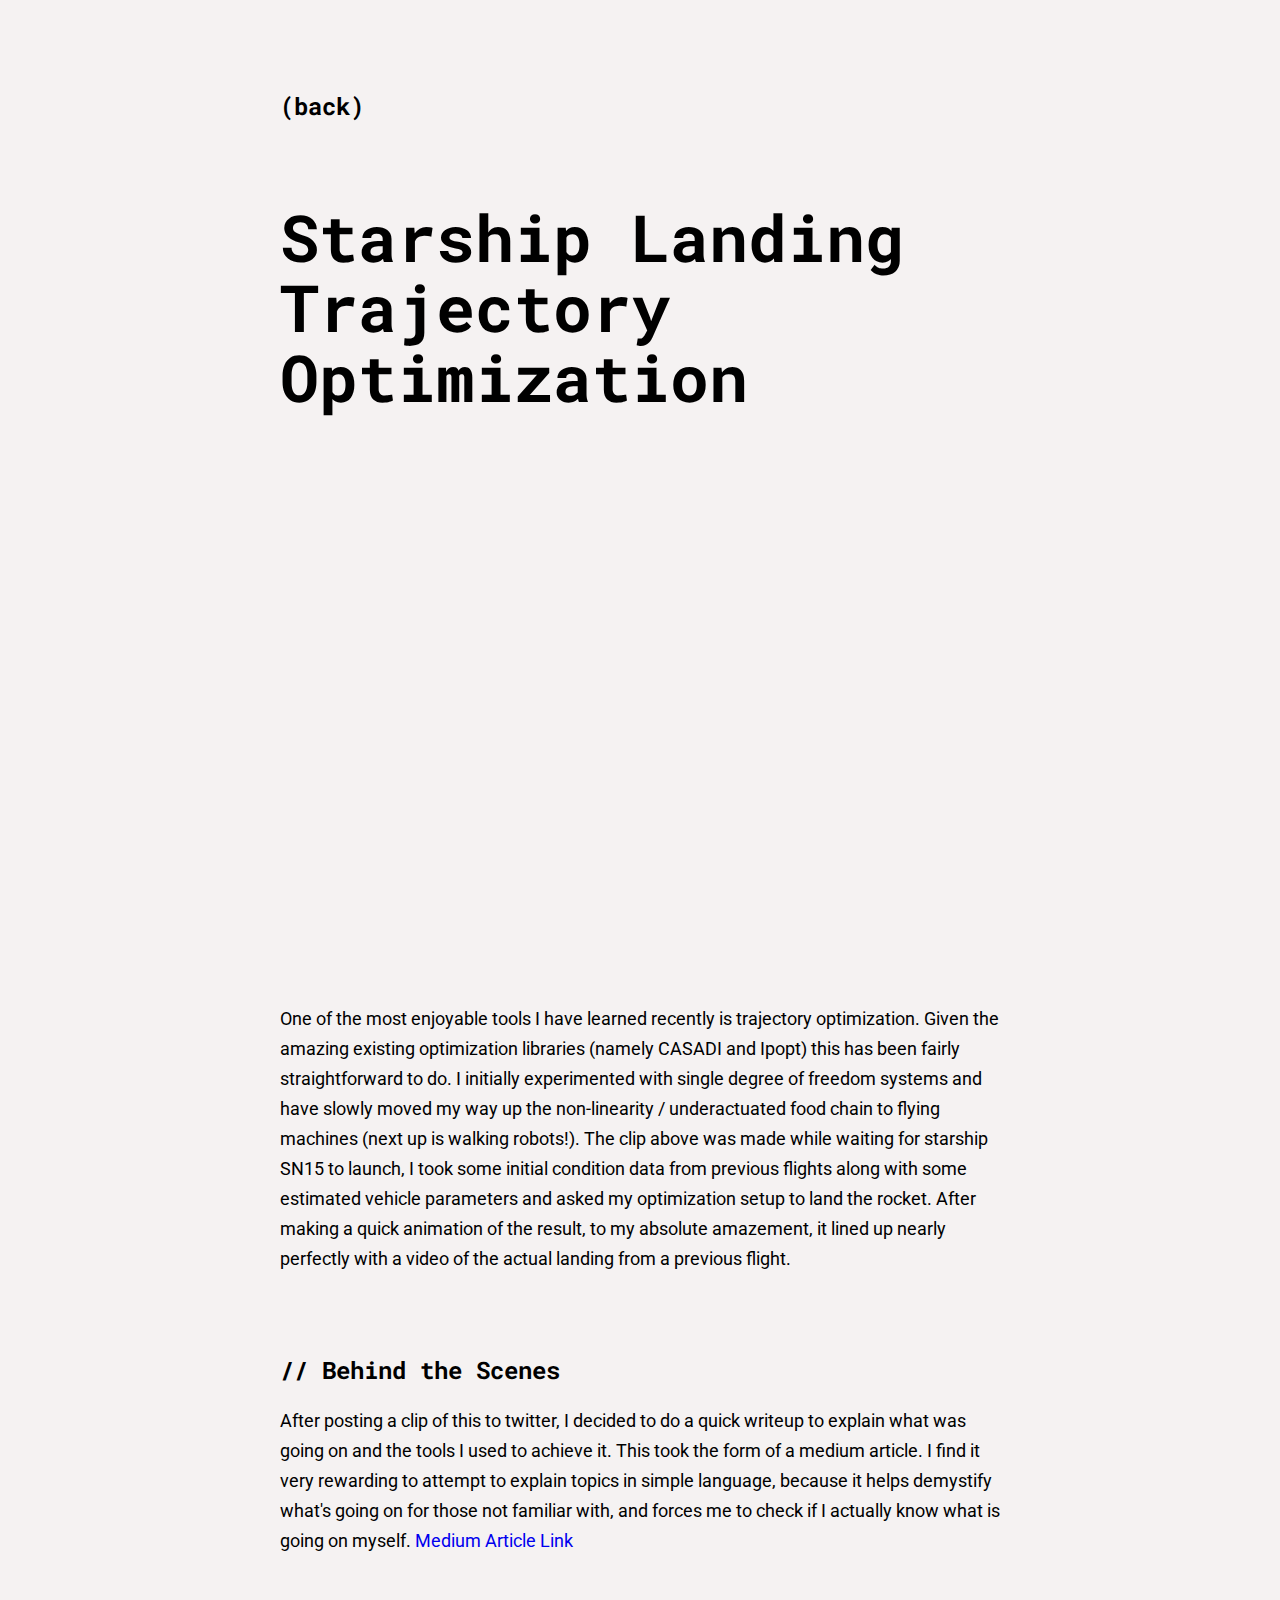
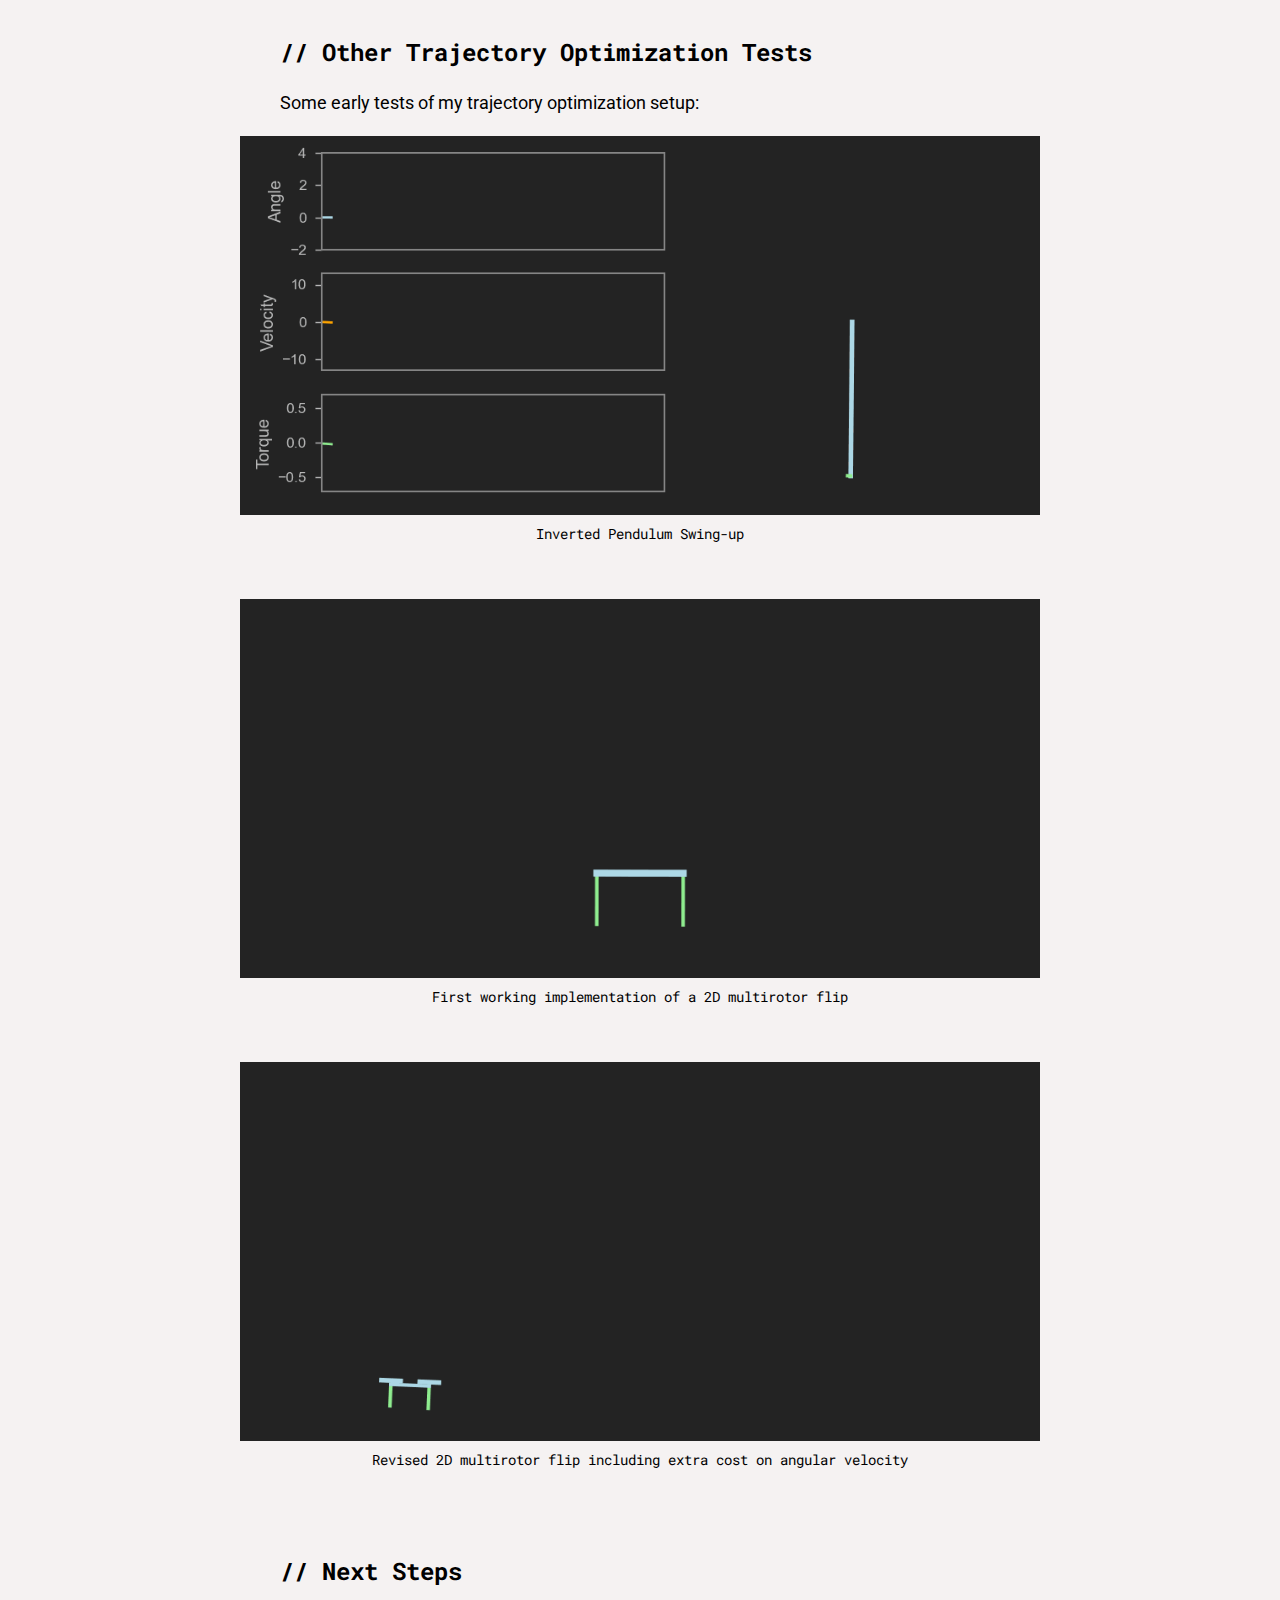
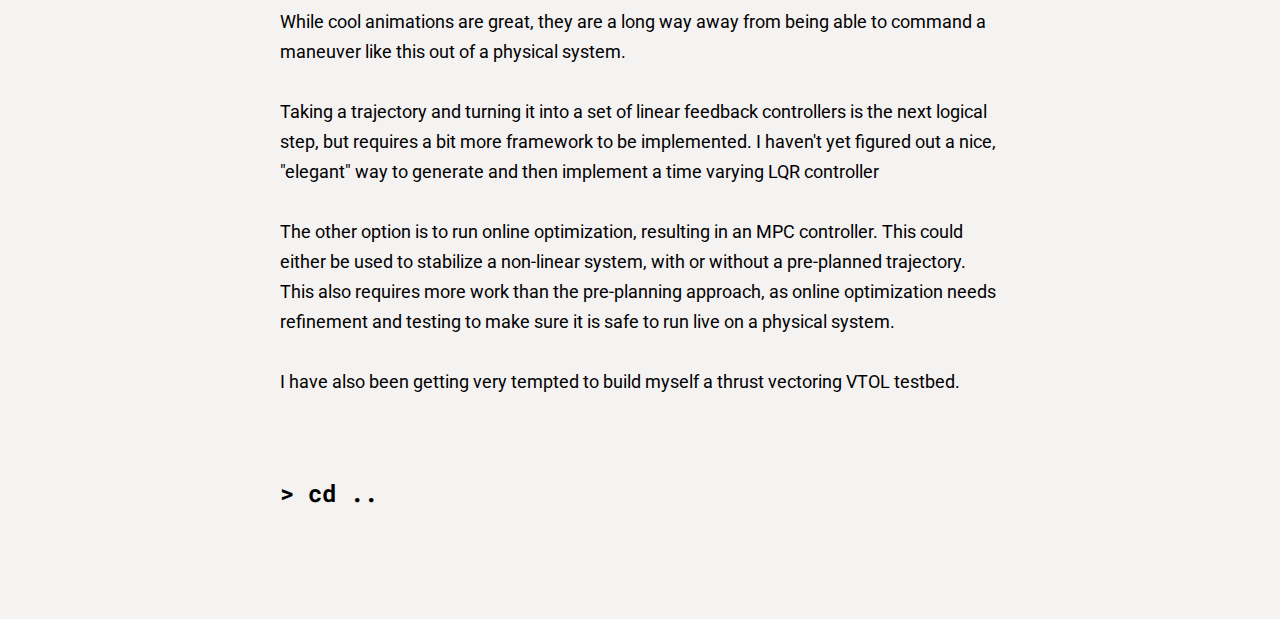
<file: starship-trajopt.html>
<!DOCTYPE html>
<html>
<head>
  <link rel="stylesheet" href="resources/css/styles.css">
  <link href="https://fonts.googleapis.com/css?family=Roboto+Mono:700,400|Roboto:400i,400,100i,700,900|Dosis:500&display=swap" rel="stylesheet">
</head>

<body>
    <div class = "article-container light">
        <div class = "mid">
            <a href = "/"><h3 class = "dark">(back)</h3></a>
            <h2 class = "dark">Starship Landing Trajectory Optimization</h2>
            <br><br>

            <iframe class = "midvid" width="800" height="460" src="https://www.youtube.com/embed/6qj3EfRTtkE" title="YouTube video player" frameborder="0" allow="accelerometer; autoplay; clipboard-write; encrypted-media; gyroscope; picture-in-picture" allowfullscreen></iframe>

            <br><br>
            
            <p class = "dark">One of the most enjoyable tools I have learned recently is trajectory optimization. Given the amazing existing optimization libraries (namely CASADI and Ipopt) this has been fairly straightforward to do. I initially experimented with single degree of freedom systems and have slowly moved my way up the non-linearity / underactuated food chain to flying machines (next up is walking robots!). The clip above was made while waiting for starship SN15 to launch, I took some initial condition data from previous flights along with some estimated vehicle parameters and asked my optimization setup to land the rocket. After making a quick animation of the result, to my absolute amazement, it lined up nearly perfectly with a video of the actual landing from a previous flight.
            </p>

            <h3 class = "dark">// Behind the Scenes</h3>
            <p class = "dark">
                After posting a clip of this to twitter, I decided to do a quick writeup to explain what was going on and the tools I used to achieve it. This took the form of a medium article. I find it very rewarding to attempt to explain topics in simple language, because it helps demystify what's going on for those not familiar with, and forces me to check if I actually know what is going on myself.
                
                <a href="https://thomas-godden.medium.com/how-spacex-lands-starship-sort-of-ee96cdde650b"> Medium Article Link </a>
            </p>

            <h3 class = "dark">// Other Trajectory Optimization Tests</h3>
            <p class = "dark">
                Some early tests of my trajectory optimization setup:
            </p>
            <img src="resources\images\trajopt\pendswingup.gif" alt="an image lol">
            <p class = "dark caption">Inverted Pendulum Swing-up</p>
                
            <img src="resources\images\trajopt\firstflip.gif" alt="an image lol">  
            <p class = "dark caption">First working implementation of a 2D multirotor flip</p>

            <img src="resources\images\droneflip.gif" alt="an image lol">
            <p class = "dark caption">Revised 2D multirotor flip including extra cost on angular velocity</p>

            <h3 class = "dark">// Next Steps</h3>
            <p class = "dark">
                While cool animations are great, they are a long way away from being able to command a maneuver like this out of a physical system. <br><br>

                Taking a trajectory and turning it into a set of linear feedback controllers is the next logical step, but requires a bit more framework to be implemented. I haven't yet figured out a nice, "elegant" way to generate and then implement a time varying LQR controller <br><br>

                The other option is to run online optimization, resulting in an MPC controller. This could either be used to stabilize a non-linear system, with or without a pre-planned trajectory. This also requires more work than the pre-planning approach, as online optimization needs refinement and testing to make sure it is safe to run live on a physical system.  <br><br>

                I have also been getting very tempted to build myself a thrust vectoring VTOL testbed.
            </p>

            <a href = "/"><h3 class = "dark"> > cd ..</h3></a>
        </div>
    </div>
</body>
</file>
<file: resources/proto/RRT/styles.css>
html, body {margin:0;padding:0;height:100%;}


.full-screen-canvas{
    height: 100%;
    width: 100%;
}
</file>
<file: resources/css/styles.css>
html, body {margin:0;padding:0;height:100%; background-color: #0f0f14;}


.full-screen-canvas{
    position: relative;
    height: 100%;
    width: 100%;
}

.full-screen{
    position: relative;

    min-height: 100%;
    width: 100%;

    display: flex;
    justify-content: center;
    align-items: center;
}

.article-container{
    width: 100%;

    display: flex;
    justify-content: center;
    align-items: center;
}

.top{
    z-index: 1;

    position: absolute;
}

.get-in-touch{
    width: 700px;
    height: 520px;
    background: linear-gradient(124.64deg, #8C66FF 5.22%, #00CAC3 90.07%);
}

h1{

    text-align: center;
  
    font-family: Roboto Mono;
    font-style: normal;
    font-weight: bold;
    font-size: 75px;
    line-height: 75px;
  
    color: white;
}

h1.title-gradient{
    background: -webkit-linear-gradient(45deg, #864DFF, #0DFBD0);
    -webkit-background-clip: text;
    -webkit-text-fill-color: transparent;
    vertical-align: middle;
}

h1.subtitle{
    width: 600px;

    padding-top: 20px;

    font-family: Roboto Mono;
    font-style: normal;
    font-weight: normal;
    font-size: 24px;
    line-height: 32px;
    text-align: justify;

    color: white;
}

h1.dark{
    color:black;
}

h2{
    margin-top: 80px;
    margin-right: 40px;
    margin-left: 40px;
  
    font-family: Roboto Mono;
    font-style: normal;
    font-weight: bold;
    font-size: 65px;
    line-height: 70px;
  
    color: white;
}

h2.dark{
    color: black;
}

h2.lessmargin{
    margin-top: 40px;
}

h3{
    margin-left: 40px;
    margin-right: 40px;
    margin-top: 80px;
    margin-bottom: 10px;
  
    font-family: Roboto Mono;
    /* font-style: normal;
    font-weight: bold;
    font-size: 40px; 
    line-height: 50px;*/

    font-style: normal;
    font-weight: bold;
    font-size: 24px;
    line-height: 32px;
  
    color: white;
}

h3.dark{
    color: black;
}

p{
    margin-left: 40px;
    margin-right: 40px;
    margin-top: 20px;
    font-family: Roboto;
    font-style: normal;
    font-weight: normal;
    font-size: 18px;
    line-height: 30px;

    color: #FFFFFF;
}

p.dark{
    color: black;
}

div.mid{
    width: 800px;
    margin: 0;
    padding: 0;

    padding-top: 10px;
    padding-bottom: 100px;
}

div.light{
    background-color: #F5F2F2;
}

div.white{
    background-color: white;
}


/* Project */

.project-list{
    margin-left: 30px;
    margin-right: 30px;

    width: 800px;

    display: flex;
    flex-wrap: wrap;

    padding-bottom: 100px;
}

.project{
    overflow: hidden;

    position: relative;

    flex-grow: 1;
  
    width: 300px;
    padding: 0px;
  
    margin: 10px;

    filter: drop-shadow(0 0 0.2em rgba(0,0,0,0.5));
    transition: filter .5s ease-in-out;
}

.project:hover{
    filter: drop-shadow(0 0 1.2rem rgba(0,0,0,0.5)); 
}

.project-image{
    display: block;

    max-width: 100%;
    max-height: 100%;

    -webkit-filter: blur(1px);
    filter: blur(1px);
    -webkit-transition: .5s ease-in-out;
    transition: .5s ease-in-out;
}

.project:hover .project-image{
    -webkit-filter: blur(0px);
    filter:blur(0px);
}  

.project:hover .project-title {
    opacity: 0;
}

.project-title {
    opacity: 1;

    position: absolute;
    left: 0px;
    top: 0px;

    margin-top: 40px;
    margin-left: 40px;


    transition: opacity .5s ease-in-out;
}

a{
    text-decoration:none;
}

img{
    max-width: 800px;
}

.caption{
    margin: 0px 0px 50px 0px;

    text-align: center;

    font-family: Roboto Mono;
    font-size: 14px;
}

.button {
    background-color: none; /* Green */
    border: 2px solid white;
    color: white;
    padding: 10px 50px;
    text-align: center;
    text-decoration: none;
    display: inline-block;

    font-family: Roboto Mono;

    font-style: normal;
    font-weight: normal;
    font-size: 18px;
    line-height: 32px; 

    margin-left: 40px;

    filter: drop-shadow(0 0 0rem rgba(255, 255, 255, 0.0));

    transition: background-color, color, filter;
    /* transition-timing-function: cubic-bezier( 0, 0.95, 0.32, 0.85 ) ; */
    transition-duration: 0.4s;
}

.button:hover{
    background-color: white;
    color: black;
    filter: drop-shadow(0 0 0.6rem rgba(255, 255, 255, 0.4));
}


#rrt{
    position: absolute;

    font-size: 14px;
    color:rgba(30, 30, 30, 0.5);

    font-weight: bold;

    bottom: 0;
    left: 0;
}
</file>
